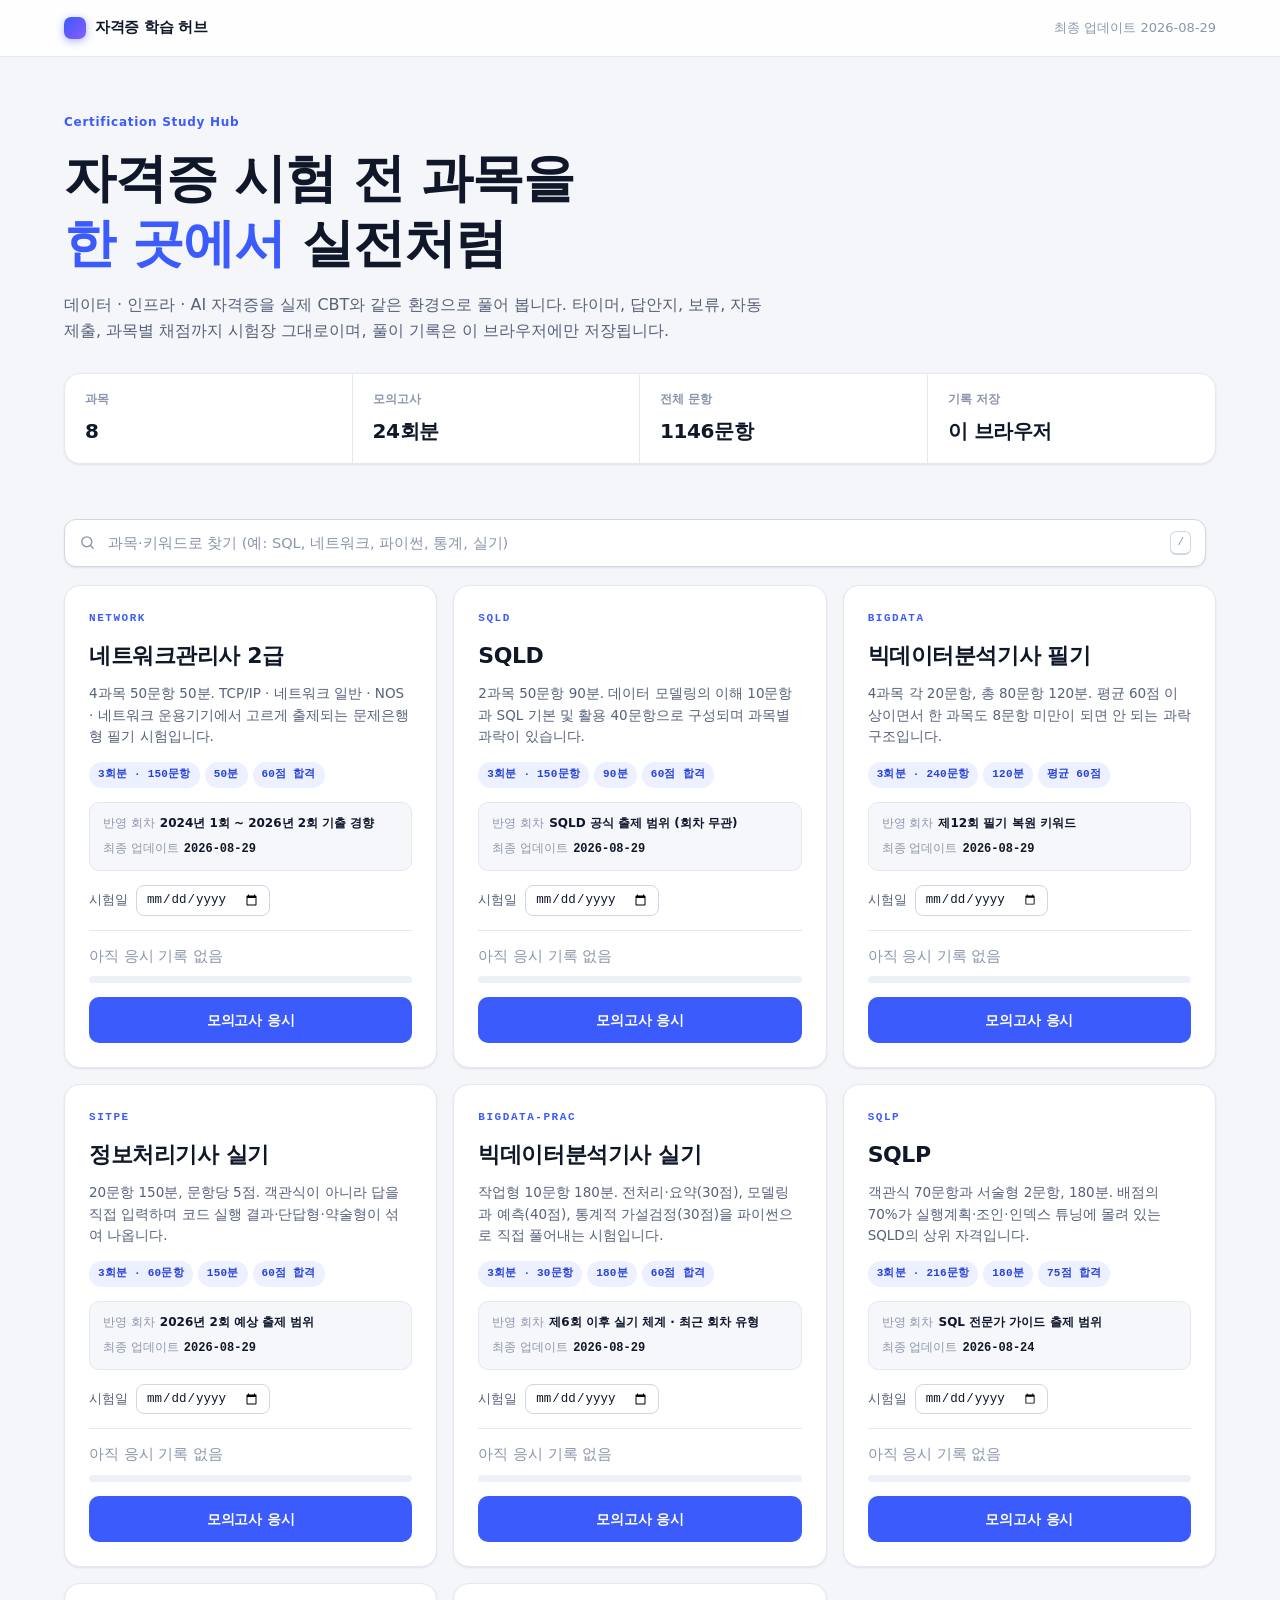
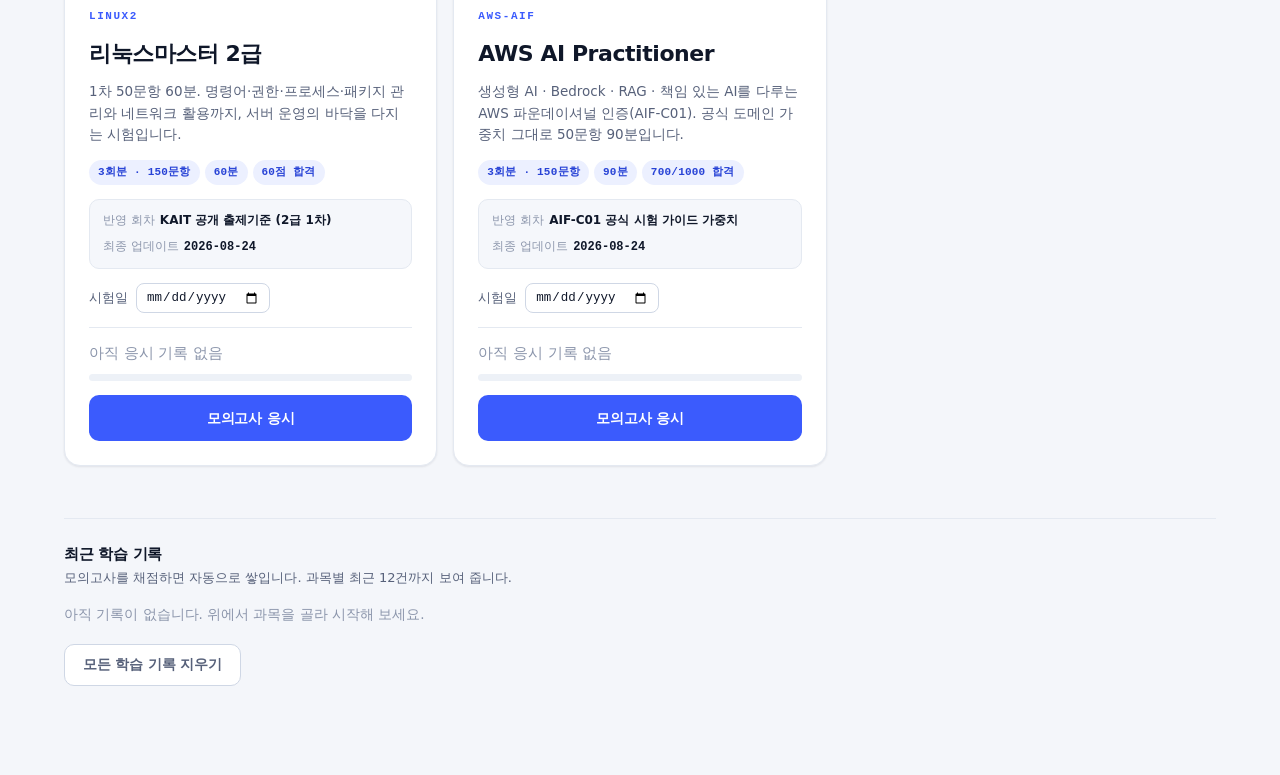
<file: index.html>
<!DOCTYPE html>
<html lang="ko">
<head>
<meta charset="utf-8">
<meta name="viewport" content="width=device-width, initial-scale=1">
<title>자격증 학습 허브 · 네트워크관리사 / SQLD / SQLP / 빅데이터분석기사 / 정보처리기사 / 리눅스마스터 / AWS AI</title>
<meta name="description" content="네트워크관리사 2급, SQLD, SQLP, 빅데이터분석기사 필기·실기, 정보처리기사 실기, 리눅스마스터 2급, AWS AI Practitioner 실전 모의고사를 한 곳에서. 실제 CBT와 같은 환경으로 응시하고 과목별 진행 상황을 한눈에 봅니다.">
<link rel="stylesheet" href="./assets/design.css">
<style>
#hero{padding:56px 0 40px}
#hero h1{font-size:clamp(32px,5vw,52px);font-weight:800;margin:0 0 16px}
#hero h1 em{font-style:normal;color:var(--brand)}
#hero .lede{margin-bottom:30px}

.stats{display:grid;grid-template-columns:repeat(auto-fit,minmax(150px,1fr));gap:0;background:var(--surface);border:1px solid var(--line);border-radius:var(--r-lg);overflow:hidden;box-shadow:var(--shadow-1)}
.stats div{padding:16px 20px;border-right:1px solid var(--line)}
.stats div:last-child{border-right:0}
.stats dt{font-size:12px;font-weight:600;color:var(--ink-3);margin:0 0 5px}
.stats dd{margin:0;font-size:20px;font-weight:750;letter-spacing:-.02em}

.search{display:flex;align-items:center;gap:10px;margin:0 0 18px;position:relative}
.search .box{
  flex:1;display:flex;align-items:center;gap:10px;
  background:var(--surface);border:1px solid var(--line-2);border-radius:12px;padding:11px 14px;
  box-shadow:var(--shadow-1);transition:border-color .15s, box-shadow .15s;
}
.search .box:focus-within{border-color:var(--brand);box-shadow:0 0 0 3px color-mix(in srgb, var(--brand) 16%, transparent)}
.search svg{flex:none;width:17px;height:17px;stroke:var(--ink-3);fill:none;stroke-width:2;stroke-linecap:round}
.search input{flex:1;border:0;background:none;font-size:14.5px;outline:none;min-width:0}
.search input::placeholder{color:var(--ink-3)}
.search kbd{
  font-family:var(--mono);font-size:11px;color:var(--ink-3);
  border:1px solid var(--line-2);border-bottom-width:2px;border-radius:6px;padding:2px 6px;flex:none;
}
.search .clear{display:none;border:0;background:none;color:var(--ink-3);font-size:17px;line-height:1;padding:2px 4px;flex:none}
.search .clear:hover{color:var(--ink)}
.search.has-q .clear{display:block}
.search.has-q kbd{display:none}
.search-count{font-size:12.5px;color:var(--ink-3);white-space:nowrap}
.no-hit{
  grid-column:1/-1;padding:38px 24px;text-align:center;color:var(--ink-3);font-size:14px;
  background:var(--surface);border:1px dashed var(--line-2);border-radius:var(--r-lg);
}

.cards{display:grid;grid-template-columns:repeat(auto-fit,minmax(330px,1fr));gap:16px;padding-bottom:8px}
.card-cert{
  background:var(--surface);border:1px solid var(--line);border-radius:var(--r-lg);
  padding:24px;display:flex;flex-direction:column;gap:14px;box-shadow:var(--shadow-1);
  transition:transform .18s cubic-bezier(.22,.8,.24,1), box-shadow .18s, border-color .18s;
}
.card-cert:hover{transform:translateY(-3px);box-shadow:var(--shadow-2);border-color:var(--line-2)}
.card-cert .no{font-family:var(--mono);font-size:11px;letter-spacing:.14em;color:var(--brand);font-weight:600}
.card-cert h2{font-size:22px;margin:0}
.card-cert .desc{font-size:13.5px;color:var(--ink-2);min-height:42px}
.card-cert .meta{display:flex;flex-wrap:wrap;gap:5px}

.coverage{
  display:flex;flex-wrap:wrap;gap:6px 14px;padding:11px 13px;
  background:var(--surface-2);border:1px solid var(--line);border-radius:10px;font-size:12px;
}
.coverage .k{color:var(--ink-3);margin-right:5px}
.coverage .v{color:var(--ink);font-weight:650}
.coverage .v.mono{font-family:var(--mono);font-weight:600}

.dday{display:flex;align-items:center;gap:8px;flex-wrap:wrap;font-size:12.5px;color:var(--ink-2)}
.dday input{font-family:var(--mono);font-size:12.5px;padding:6px 9px;border:1px solid var(--line-2);border-radius:8px;background:var(--surface);color:var(--ink)}
.dday input:focus{outline:none;border-color:var(--brand);box-shadow:0 0 0 3px color-mix(in srgb, var(--brand) 18%, transparent)}
.dday .count{font-family:var(--mono);font-weight:700;font-size:13px;padding:3px 9px;border-radius:999px;background:var(--brand-soft);color:var(--brand-ink)}
.dday .count.soon{background:var(--bad-soft);color:var(--bad)}
.dday .count.past{background:var(--surface-3);color:var(--ink-3)}

.state{border-top:1px solid var(--line);padding-top:14px;margin-top:auto}
.state .row{display:flex;align-items:baseline;justify-content:space-between;gap:10px;margin-bottom:8px}
.state .headline{font-size:14.5px;font-weight:700}
.state .headline.none{font-weight:400;color:var(--ink-3)}
.state .when{font-family:var(--mono);font-size:11px;color:var(--ink-3);white-space:nowrap}
.state .best{font-family:var(--mono);font-size:11px;color:var(--ink-3);margin:8px 0 0}

.log{margin:44px 0 90px;padding-top:26px;border-top:1px solid var(--line)}
.log h3{font-size:15px;margin:0 0 4px}
.log .hint{font-size:13px;color:var(--ink-2);margin:0 0 16px}
.log ol{list-style:none;margin:0;padding:0;display:grid;gap:6px;max-width:860px}
.log li{
  display:grid;grid-template-columns:170px minmax(0,1fr) auto;gap:14px;align-items:baseline;
  background:var(--surface);border:1px solid var(--line);border-radius:10px;padding:11px 14px;font-size:13.5px;
}
.log li .cert{font-size:12px;font-weight:650;color:var(--brand-ink)}
.log li .what{color:var(--ink-2)}
.log li .what b{color:var(--ink);font-weight:700}
.log li time{font-family:var(--mono);font-size:11.5px;color:var(--ink-3)}
.log .empty{color:var(--ink-3);font-size:13.5px;margin:0}
.log .reset{margin-top:18px}

@media (max-width:640px){
  .log li{grid-template-columns:1fr;gap:3px}
  .stats div{border-right:0;border-bottom:1px solid var(--line)}
}
</style>
</head>
<body>

<nav class="topnav"><div class="wrap">
  <span class="brandmark"><span class="dot"></span>자격증 학습 허브</span>
  <span class="spacer"></span>
  <span class="crumb" id="nav-updated"></span>
</div></nav>

<main class="wrap">
  <section id="hero">
    <p class="eyebrow">Certification Study Hub</p>
    <h1>자격증 시험 전 과목을<br><em>한 곳에서</em> 실전처럼</h1>
    <p class="lede">데이터 · 인프라 · AI 자격증을 실제 CBT와 같은 환경으로 풀어 봅니다. 타이머, 답안지, 보류, 자동 제출, 과목별 채점까지 시험장 그대로이며, 풀이 기록은 이 브라우저에만 저장됩니다.</p>
    <dl class="stats">
      <div><dt>과목</dt><dd id="s-certs">4</dd></div>
      <div><dt>모의고사</dt><dd id="s-papers">12회분</dd></div>
      <div><dt>전체 문항</dt><dd id="s-q">600문항</dd></div>
      <div><dt>기록 저장</dt><dd>이 브라우저</dd></div>
    </dl>
  </section>

  <div class="search" id="search">
    <label class="box" for="q">
      <svg viewBox="0 0 24 24" aria-hidden="true"><circle cx="11" cy="11" r="7"/><path d="M20 20l-3.5-3.5"/></svg>
      <input type="search" id="q" placeholder="과목·키워드로 찾기 (예: SQL, 네트워크, 파이썬, 통계, 실기)" autocomplete="off">
      <kbd>/</kbd>
      <button class="clear" id="clearQ" type="button" aria-label="검색어 지우기">&times;</button>
    </label>
    <span class="search-count" id="searchCount"></span>
  </div>

  <section class="cards" id="cards"></section>

  <section class="log">
    <h3>최근 학습 기록</h3>
    <p class="hint">모의고사를 채점하면 자동으로 쌓입니다. 과목별 최근 12건까지 보여 줍니다.</p>
    <ol id="loglist"></ol>
    <p class="empty" id="logempty" style="display:none">아직 기록이 없습니다. 위에서 과목을 골라 시작해 보세요.</p>
    <button class="btn quiet reset" id="resetAll">모든 학습 기록 지우기</button>
  </section>
</main>

<script src="./assets/study-hub.js"></script>
<script>
/* 각 과목의 구성과 '어느 회차까지 반영했는지'를 한곳에서 관리합니다.
   문항을 늘리거나 최신 회차를 반영하면 papers/questions/coverage 값을 함께 고쳐 주세요. */
const CERTS = [
  {
    id: 'network', href: './network/', title: '네트워크관리사 2급',
    desc: '4과목 50문항 50분. TCP/IP · 네트워크 일반 · NOS · 네트워크 운용기기에서 고르게 출제되는 문제은행형 필기 시험입니다.',
    meta: ['3회분 · 150문항', '50분', '60점 합격'],
    papers: 3, questions: 150,
    tags: ['필기', '객관식', 'network', 'tcp/ip', 'osi', '서브넷', 'nos', '리눅스', '라우터', '스위치', '보안', 'icqa'],
    coverage: { basis: '2024년 1회 ~ 2026년 2회 기출 경향', updated: '2026-08-29' },
    cta: '모의고사 응시'
  },
  {
    id: 'sqld', href: './sqld/', title: 'SQLD',
    desc: '2과목 50문항 90분. 데이터 모델링의 이해 10문항과 SQL 기본 및 활용 40문항으로 구성되며 과목별 과락이 있습니다.',
    meta: ['3회분 · 150문항', '90분', '60점 합격'],
    papers: 3, questions: 150,
    tags: ['필기', '객관식', 'sql', '데이터베이스', 'db', '모델링', '정규화', '조인', '서브쿼리', '데이터'],
    coverage: { basis: 'SQLD 공식 출제 범위 (회차 무관)', updated: '2026-08-29' },
    cta: '모의고사 응시'
  },
  {
    id: 'bigdata', href: './bigdata/', title: '빅데이터분석기사 필기',
    desc: '4과목 각 20문항, 총 80문항 120분. 평균 60점 이상이면서 한 과목도 8문항 미만이 되면 안 되는 과락 구조입니다.',
    meta: ['3회분 · 240문항', '120분', '평균 60점'],
    papers: 3, questions: 240,
    tags: ['필기', '객관식', '빅분기', '데이터', '분석', '통계', '머신러닝', '모델링', 'ai'],
    coverage: { basis: '제12회 필기 복원 키워드', updated: '2026-08-29' },
    cta: '모의고사 응시'
  },
  {
    id: 'sitpe', href: './sitpe/', title: '정보처리기사 실기',
    desc: '20문항 150분, 문항당 5점. 객관식이 아니라 답을 직접 입력하며 코드 실행 결과·단답형·약술형이 섞여 나옵니다.',
    meta: ['3회분 · 60문항', '150분', '60점 합격'],
    papers: 3, questions: 60,
    tags: ['실기', '단답형', '코딩', 'c', 'java', 'python', '파이썬', 'sql', '정처기', '디자인패턴', '보안'],
    coverage: { basis: '2026년 2회 예상 출제 범위', updated: '2026-08-29' },
    cta: '모의고사 응시'
  },
  {
    id: 'bigdata-prac', href: './bigdata-practical/', title: '빅데이터분석기사 실기',
    desc: '작업형 10문항 180분. 전처리·요약(30점), 모델링과 예측(40점), 통계적 가설검정(30점)을 파이썬으로 직접 풀어내는 시험입니다.',
    meta: ['3회분 · 30문항', '180분', '60점 합격'],
    papers: 3, questions: 30,
    tags: ['실기', '코딩', 'python', '파이썬', 'pandas', '판다스', 'sklearn', '머신러닝', '통계', '가설검정', 't검정', '회귀', '빅분기', 'ai', '데이터'],
    coverage: { basis: '제6회 이후 실기 체계 · 최근 회차 유형', updated: '2026-08-29' },
    cta: '모의고사 응시'
  },
  {
    id: 'sqlp', href: './sqlp/', title: 'SQLP',
    desc: '객관식 70문항과 서술형 2문항, 180분. 배점의 70%가 실행계획·조인·인덱스 튜닝에 몰려 있는 SQLD의 상위 자격입니다.',
    meta: ['3회분 · 216문항', '180분', '75점 합격'],
    papers: 3, questions: 216,
    tags: ['필기', '서술형', 'sql', '튜닝', '실행계획', '옵티마이저', '인덱스', '조인', '데이터베이스', 'db', '전문가'],
    coverage: { basis: 'SQL 전문가 가이드 출제 범위', updated: '2026-08-24' },
    cta: '모의고사 응시'
  },
  {
    id: 'linux2', href: './linux2/', title: '리눅스마스터 2급',
    desc: '1차 50문항 60분. 명령어·권한·프로세스·패키지 관리와 네트워크 활용까지, 서버 운영의 바닥을 다지는 시험입니다.',
    meta: ['3회분 · 150문항', '60분', '60점 합격'],
    papers: 3, questions: 150,
    tags: ['필기', '객관식', 'linux', '리눅스', '셸', 'shell', '명령어', '권한', 'chmod', '서버', '인프라', 'kait'],
    coverage: { basis: 'KAIT 공개 출제기준 (2급 1차)', updated: '2026-08-24' },
    cta: '모의고사 응시'
  },
  {
    id: 'aws-aif', href: './aws-aif/', title: 'AWS AI Practitioner',
    desc: '생성형 AI · Bedrock · RAG · 책임 있는 AI를 다루는 AWS 파운데이셔널 인증(AIF-C01). 공식 도메인 가중치 그대로 50문항 90분입니다.',
    meta: ['3회분 · 150문항', '90분', '700/1000 합격'],
    papers: 3, questions: 150,
    tags: ['aws', 'ai', '생성형 ai', 'genai', 'bedrock', 'sagemaker', 'rag', 'llm', '프롬프트', '클라우드', 'cloud', 'aif-c01', '머신러닝'],
    coverage: { basis: 'AIF-C01 공식 시험 가이드 가중치', updated: '2026-08-24' },
    cta: '모의고사 응시'
  }
];

const esc = t => String(t == null ? '' : t).replace(/[&<>"']/g, c => ({'&':'&amp;','<':'&lt;','>':'&gt;','"':'&quot;',"'":'&#39;'}[c]));
const CERT_NAME = CERTS.reduce((m, c) => (m[c.id] = c.title, m), {});

function ddayText(n){
  if (n === null) return '';
  if (n === 0) return 'D-DAY';
  return n > 0 ? 'D-' + n : 'D+' + (-n);
}

function cardHtml(c){
  const latest = StudyHub.latest(c.id);
  const best = StudyHub.best(c.id);
  const examDate = StudyHub.get(c.id).examDate || '';
  const d = StudyHub.dday(c.id);
  const pct = latest ? latest.pct : 0;
  const fill = latest && latest.pass === false ? 'bad' : (pct < 60 ? 'warn' : 'ok');
  const showBest = best && latest && best.at !== latest.at && best.pct > latest.pct;

  return `
    <article class="card-cert">
      <span class="no">${esc(c.id.toUpperCase())}</span>
      <h2>${esc(c.title)}</h2>
      <p class="desc">${esc(c.desc)}</p>
      <div class="meta">${c.meta.map(m => `<span class="badge brand">${esc(m)}</span>`).join('')}</div>

      <div class="coverage">
        <span><span class="k">반영 회차</span><span class="v">${esc(c.coverage.basis)}</span></span>
        <span><span class="k">최종 업데이트</span><span class="v mono">${esc(c.coverage.updated)}</span></span>
      </div>

      <div class="dday">
        <label for="date-${c.id}">시험일</label>
        <input type="date" id="date-${c.id}" data-cert="${c.id}" value="${esc(examDate)}">
        ${d !== null ? `<span class="count ${d < 0 ? 'past' : (d <= 14 ? 'soon' : '')}">${ddayText(d)}</span>` : ''}
      </div>

      <div class="state">
        <div class="row">
          <span class="headline ${latest ? '' : 'none'}">${latest ? esc(latest.headline) : '아직 응시 기록 없음'}</span>
          ${latest ? `<span class="when">${esc(latest.label)} · ${esc(StudyHub.formatDate(latest.at))}</span>` : ''}
        </div>
        <span class="track"><i class="${fill}" style="width:${pct}%"></i></span>
        ${showBest ? `<p class="best">최고 기록 ${esc(best.headline)} · ${esc(best.label)}</p>` : ''}
      </div>

      <a class="btn" href="${c.href}">${esc(c.cta)}</a>
    </article>`;
}

function logHtml(){
  const rows = [];
  CERTS.forEach(c => StudyHub.get(c.id).history.forEach(h => rows.push(Object.assign({ cert: c.id }, h))));
  rows.sort((a, b) => (a.at < b.at ? 1 : -1));
  return rows.slice(0, 12).map(r => `
    <li>
      <span class="cert">${esc(CERT_NAME[r.cert] || r.cert)}</span>
      <span class="what"><b>${esc(r.headline)}</b> · ${esc(r.label)}</span>
      <time>${esc(StudyHub.formatDate(r.at))}</time>
    </li>`).join('');
}

/* 제목·설명·배지·태그를 한 문자열로 합쳐 부분 일치로 거릅니다. */
function haystack(c){
  return [c.title, c.desc, c.meta.join(' '), (c.tags || []).join(' '), c.coverage.basis]
    .join(' ').toLowerCase();
}

function currentQuery(){
  const el = document.getElementById('q');
  return el ? el.value.trim().toLowerCase() : '';
}

function visibleCerts(){
  const q = currentQuery();
  if (!q) return CERTS;
  const words = q.split(/\s+/).filter(Boolean);
  return CERTS.filter(c => {
    const hay = haystack(c);
    return words.every(w => hay.includes(w));
  });
}

function paintCards(){
  const q = currentQuery();
  const list = visibleCerts();
  const box = document.getElementById('cards');

  box.innerHTML = list.length
    ? list.map(cardHtml).join('')
    : `<p class="no-hit">'${esc(q)}' 와 맞는 과목이 없습니다. 과목명이나 SQL · 파이썬 · 통계 같은 키워드로 찾아 보세요.</p>`;

  document.getElementById('search').classList.toggle('has-q', !!q);
  document.getElementById('searchCount').textContent =
    q ? `${list.length} / ${CERTS.length}개 과목` : '';

  document.querySelectorAll('.dday input').forEach(input => {
    input.addEventListener('change', e => {
      StudyHub.setExamDate(e.target.dataset.cert, e.target.value || null);
      render();
    });
  });
}

function render(){
  document.getElementById('s-certs').textContent = CERTS.length;
  document.getElementById('s-papers').textContent = CERTS.reduce((a, c) => a + c.papers, 0) + '회분';
  document.getElementById('s-q').textContent = CERTS.reduce((a, c) => a + c.questions, 0) + '문항';
  document.getElementById('nav-updated').textContent =
    '최종 업데이트 ' + CERTS.map(c => c.coverage.updated).sort().slice(-1)[0];

  paintCards();

  const rows = logHtml();
  document.getElementById('loglist').innerHTML = rows;
  document.getElementById('logempty').style.display = rows ? 'none' : 'block';
}

document.getElementById('resetAll').addEventListener('click', () => {
  if (confirm('모든 과목의 학습 기록과 시험일을 지웁니다. 계속할까요?')) {
    StudyHub.clearAll();
    render();
  }
});

/* ---- 검색 상호작용 ---- */
const qInput = document.getElementById('q');
qInput.addEventListener('input', paintCards);
qInput.addEventListener('keydown', e => {
  if (e.key === 'Escape') { qInput.value = ''; paintCards(); qInput.blur(); }
});
document.getElementById('clearQ').addEventListener('click', () => {
  qInput.value = '';
  paintCards();
  qInput.focus();
});
/* '/' 로 어디서든 검색창으로 */
document.addEventListener('keydown', e => {
  if (e.key === '/' && document.activeElement !== qInput && !e.metaKey && !e.ctrlKey) {
    e.preventDefault();
    qInput.focus();
  }
});

render();
</script>
</body>
</html>
</file>
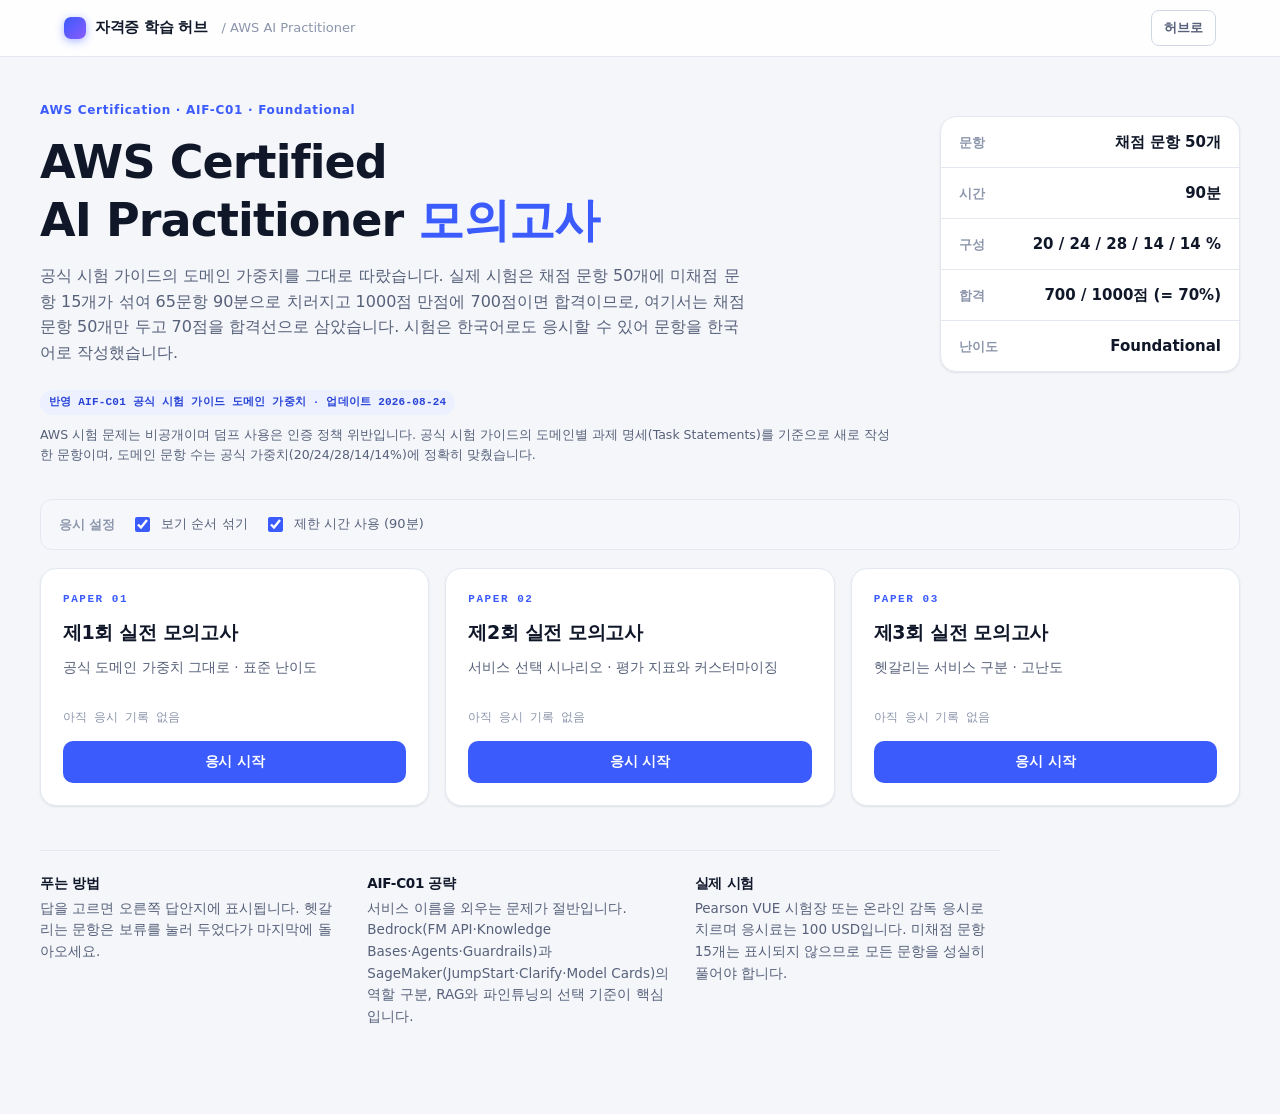
<file: aws-aif/index.html>
<!DOCTYPE html>
<html lang="ko">
<head>
<meta charset="utf-8">
<meta name="viewport" content="width=device-width, initial-scale=1">
<title>AWS Certified AI Practitioner 실전 모의고사 · 자격증 학습 허브</title>
<meta name="description" content="AWS Certified AI Practitioner(AIF-C01) 실전 모의고사. 공식 도메인 가중치 그대로 50문항 90분, 700점 합격선 기준으로 채점합니다.">
<link rel="stylesheet" href="../assets/design.css">
<link rel="stylesheet" href="../assets/exam.css">
</head>
<body>

<div id="app"></div>

<script src="../assets/study-hub.js"></script>
<script src="./data.js"></script>
<script>
window.EXAM_META = {
  id: 'aws-aif',
  cert: 'AWS AI Practitioner',
  eyebrow: 'AWS Certification · AIF-C01 · Foundational',
  headline: 'AWS Certified<br>AI Practitioner <em>모의고사</em>',
  lede: '공식 시험 가이드의 도메인 가중치를 그대로 따랐습니다. 실제 시험은 채점 문항 50개에 미채점 문항 15개가 섞여 65문항 90분으로 치러지고 1000점 만점에 700점이면 합격이므로, 여기서는 채점 문항 50개만 두고 70점을 합격선으로 삼았습니다. 시험은 한국어로도 응시할 수 있어 문항을 한국어로 작성했습니다.',
  minutes: 90,
  perQuestion: 2,
  passTotal: 70,
  subjects: [
    { name: 'Domain 1 · AI와 머신러닝의 기초 (20%)', short: 'D1 AI/ML 기초', count: 10, cut: null },
    { name: 'Domain 2 · 생성형 AI의 기초 (24%)', short: 'D2 생성형 AI', count: 12, cut: null },
    { name: 'Domain 3 · 파운데이션 모델의 활용 (28%)', short: 'D3 FM 활용', count: 14, cut: null },
    { name: 'Domain 4 · 책임 있는 AI 지침 (14%)', short: 'D4 책임 있는 AI', count: 7, cut: null },
    { name: 'Domain 5 · 보안·규정 준수·거버넌스 (14%)', short: 'D5 보안·거버넌스', count: 7, cut: null }
  ],
  spec: [
    ['문항', '채점 문항 50개'],
    ['시간', '90분'],
    ['구성', '20 / 24 / 28 / 14 / 14 %'],
    ['합격', '700 / 1000점 (= 70%)'],
    ['난이도', 'Foundational']
  ],
  coverage: {
    basis: 'AIF-C01 공식 시험 가이드 도메인 가중치',
    updated: '2026-08-24',
    source: 'AWS 시험 문제는 비공개이며 덤프 사용은 인증 정책 위반입니다. 공식 시험 가이드의 도메인별 과제 명세(Task Statements)를 기준으로 새로 작성한 문항이며, 도메인 문항 수는 공식 가중치(20/24/28/14/14%)에 정확히 맞췄습니다.'
  },
  tips: [
    { h: '푸는 방법', p: '답을 고르면 오른쪽 답안지에 표시됩니다. 헷갈리는 문항은 보류를 눌러 두었다가 마지막에 돌아오세요.' },
    { h: 'AIF-C01 공략', p: '서비스 이름을 외우는 문제가 절반입니다. Bedrock(FM API·Knowledge Bases·Agents·Guardrails)과 SageMaker(JumpStart·Clarify·Model Cards)의 역할 구분, RAG와 파인튜닝의 선택 기준이 핵심입니다.' },
    { h: '실제 시험', p: 'Pearson VUE 시험장 또는 온라인 감독 응시로 치르며 응시료는 100 USD입니다. 미채점 문항 15개는 표시되지 않으므로 모든 문항을 성실히 풀어야 합니다.' }
  ]
};
</script>
<script src="../assets/exam-engine.js"></script>
</body>
</html>
</file>
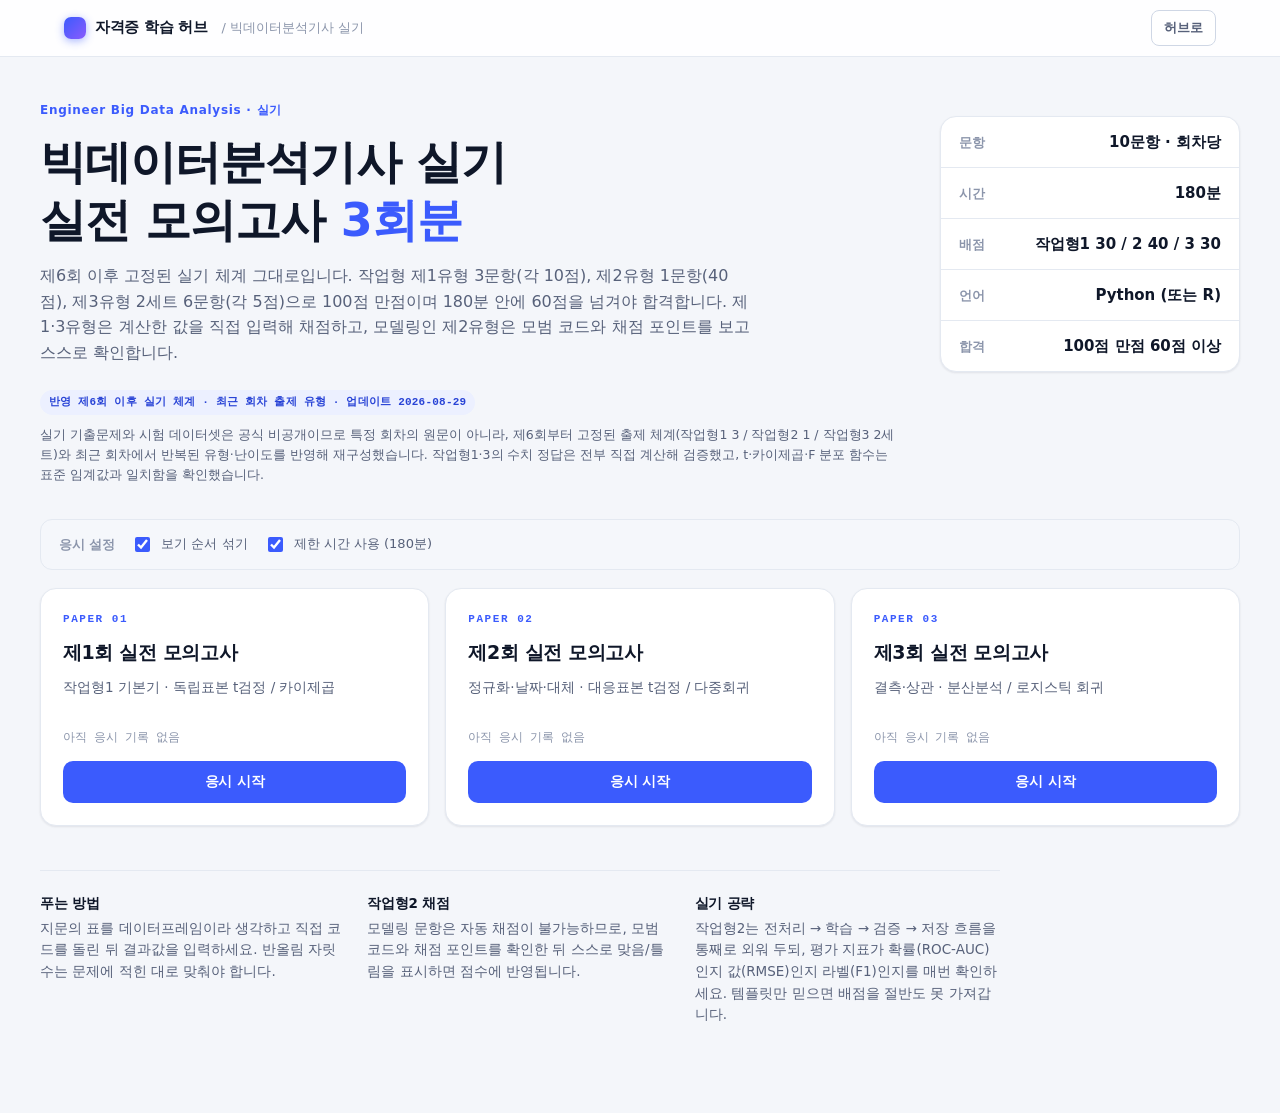
<file: bigdata-practical/index.html>
<!DOCTYPE html>
<html lang="ko">
<head>
<meta charset="utf-8">
<meta name="viewport" content="width=device-width, initial-scale=1">
<title>빅데이터분석기사 실기 실전 모의고사 · 자격증 학습 허브</title>
<meta name="description" content="빅데이터분석기사 실기 실전 모의고사 3회분. 작업형 제1·2·3유형 10문항 180분, 실제 시험과 같은 배점 구조로 채점합니다.">
<link rel="stylesheet" href="../assets/design.css">
<link rel="stylesheet" href="../assets/exam.css">
</head>
<body>

<div id="app"></div>

<script src="../assets/study-hub.js"></script>
<script src="./data.js"></script>
<script>
window.EXAM_META = {
  id: 'bigdata-prac',
  cert: '빅데이터분석기사 실기',
  eyebrow: 'Engineer Big Data Analysis · 실기',
  headline: '빅데이터분석기사 실기<br>실전 모의고사 <em>3회분</em>',
  lede: '제6회 이후 고정된 실기 체계 그대로입니다. 작업형 제1유형 3문항(각 10점), 제2유형 1문항(40점), 제3유형 2세트 6문항(각 5점)으로 100점 만점이며 180분 안에 60점을 넘겨야 합격합니다. 제1·3유형은 계산한 값을 직접 입력해 채점하고, 모델링인 제2유형은 모범 코드와 채점 포인트를 보고 스스로 확인합니다.',
  minutes: 180,
  perQuestion: 10,
  passTotal: 60,
  showSubjectScore: true,
  subjects: [
    { name: '작업형 제1유형 · 데이터 전처리와 요약 (3문항 × 10점)', short: '작업형1', count: 3, cut: null },
    { name: '작업형 제2유형 · 모델링과 예측 (1문항 × 40점)', short: '작업형2', count: 1, cut: null },
    { name: '작업형 제3유형 · 통계적 가설검정 (6문항 × 5점)', short: '작업형3', count: 6, cut: null }
  ],
  spec: [
    ['문항', '10문항 · 회차당'],
    ['시간', '180분'],
    ['배점', '작업형1 30 / 2 40 / 3 30'],
    ['언어', 'Python (또는 R)'],
    ['합격', '100점 만점 60점 이상']
  ],
  coverage: {
    basis: '제6회 이후 실기 체계 · 최근 회차 출제 유형',
    updated: '2026-08-29',
    source: '실기 기출문제와 시험 데이터셋은 공식 비공개이므로 특정 회차의 원문이 아니라, 제6회부터 고정된 출제 체계(작업형1 3 / 작업형2 1 / 작업형3 2세트)와 최근 회차에서 반복된 유형·난이도를 반영해 재구성했습니다. 작업형1·3의 수치 정답은 전부 직접 계산해 검증했고, t·카이제곱·F 분포 함수는 표준 임계값과 일치함을 확인했습니다.'
  },
  tips: [
    { h: '푸는 방법', p: '지문의 표를 데이터프레임이라 생각하고 직접 코드를 돌린 뒤 결과값을 입력하세요. 반올림 자릿수는 문제에 적힌 대로 맞춰야 합니다.' },
    { h: '작업형2 채점', p: '모델링 문항은 자동 채점이 불가능하므로, 모범 코드와 채점 포인트를 확인한 뒤 스스로 맞음/틀림을 표시하면 점수에 반영됩니다.' },
    { h: '실기 공략', p: '작업형2는 전처리 → 학습 → 검증 → 저장 흐름을 통째로 외워 두되, 평가 지표가 확률(ROC-AUC)인지 값(RMSE)인지 라벨(F1)인지를 매번 확인하세요. 템플릿만 믿으면 배점을 절반도 못 가져갑니다.' }
  ]
};
</script>
<script src="../assets/exam-engine.js"></script>
</body>
</html>
</file>
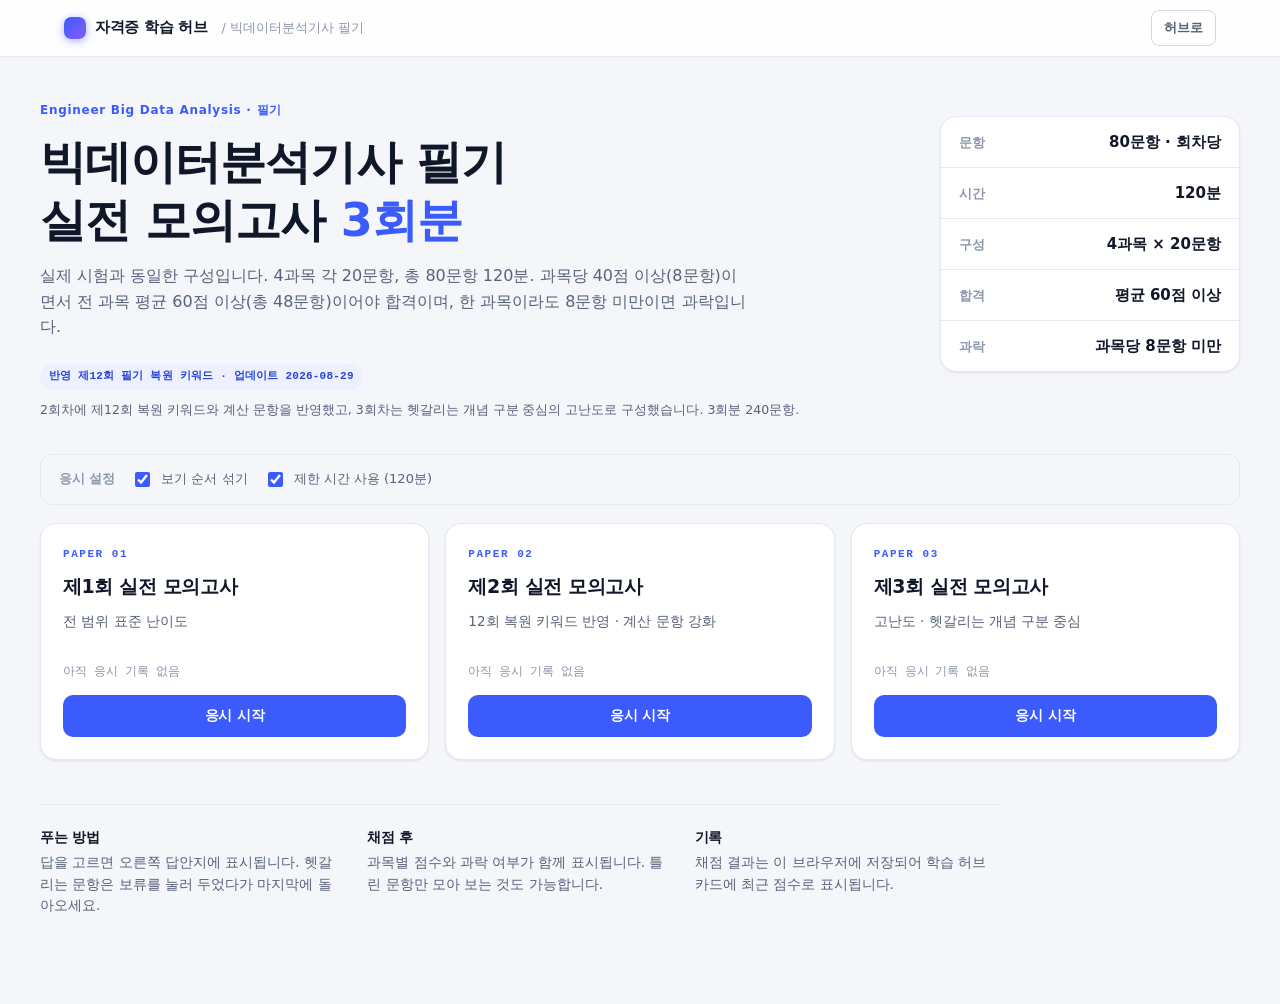
<file: bigdata/index.html>
<!DOCTYPE html>
<html lang="ko">
<head>
<meta charset="utf-8">
<meta name="viewport" content="width=device-width, initial-scale=1">
<title>빅데이터분석기사 필기 실전 모의고사 · 자격증 학습 허브</title>
<meta name="description" content="빅데이터분석기사 필기 실전 모의고사 3회분. 4과목 80문항 120분, 과목별 과락까지 그대로 채점합니다.">
<link rel="stylesheet" href="../assets/design.css">
<link rel="stylesheet" href="../assets/exam.css">
</head>
<body>

<div id="app"></div>

<script src="../assets/study-hub.js"></script>
<script src="./data.js"></script>
<script>
window.EXAM_META = {
  id: 'bigdata',
  cert: '빅데이터분석기사 필기',
  eyebrow: 'Engineer Big Data Analysis · 필기',
  headline: '빅데이터분석기사 필기<br>실전 모의고사 <em>3회분</em>',
  lede: '실제 시험과 동일한 구성입니다. 4과목 각 20문항, 총 80문항 120분. 과목당 40점 이상(8문항)이면서 전 과목 평균 60점 이상(총 48문항)이어야 합격이며, 한 과목이라도 8문항 미만이면 과락입니다.',
  minutes: 120,
  perQuestion: 1.25,
  passTotal: 60,
  subjects: [
    { name: '1과목 · 빅데이터 분석 기획', short: '1과목 분석 기획', count: 20, cut: 8 },
    { name: '2과목 · 빅데이터 탐색', short: '2과목 탐색', count: 20, cut: 8 },
    { name: '3과목 · 빅데이터 모델링', short: '3과목 모델링', count: 20, cut: 8 },
    { name: '4과목 · 빅데이터 결과 해석', short: '4과목 결과 해석', count: 20, cut: 8 }
  ],
  spec: [
    ['문항', '80문항 · 회차당'],
    ['시간', '120분'],
    ['구성', '4과목 × 20문항'],
    ['합격', '평균 60점 이상'],
    ['과락', '과목당 8문항 미만']
  ],
  coverage: {
    basis: '제12회 필기 복원 키워드',
    updated: '2026-08-29',
    source: '2회차에 제12회 복원 키워드와 계산 문항을 반영했고, 3회차는 헷갈리는 개념 구분 중심의 고난도로 구성했습니다. 3회분 240문항.'
  },
  tips: [
    { h: '푸는 방법', p: '답을 고르면 오른쪽 답안지에 표시됩니다. 헷갈리는 문항은 보류를 눌러 두었다가 마지막에 돌아오세요.' },
    { h: '채점 후', p: '과목별 점수와 과락 여부가 함께 표시됩니다. 틀린 문항만 모아 보는 것도 가능합니다.' },
    { h: '기록', p: '채점 결과는 이 브라우저에 저장되어 학습 허브 카드에 최근 점수로 표시됩니다.' }
  ]
};
</script>
<script src="../assets/exam-engine.js"></script>
</body>
</html>
</file>
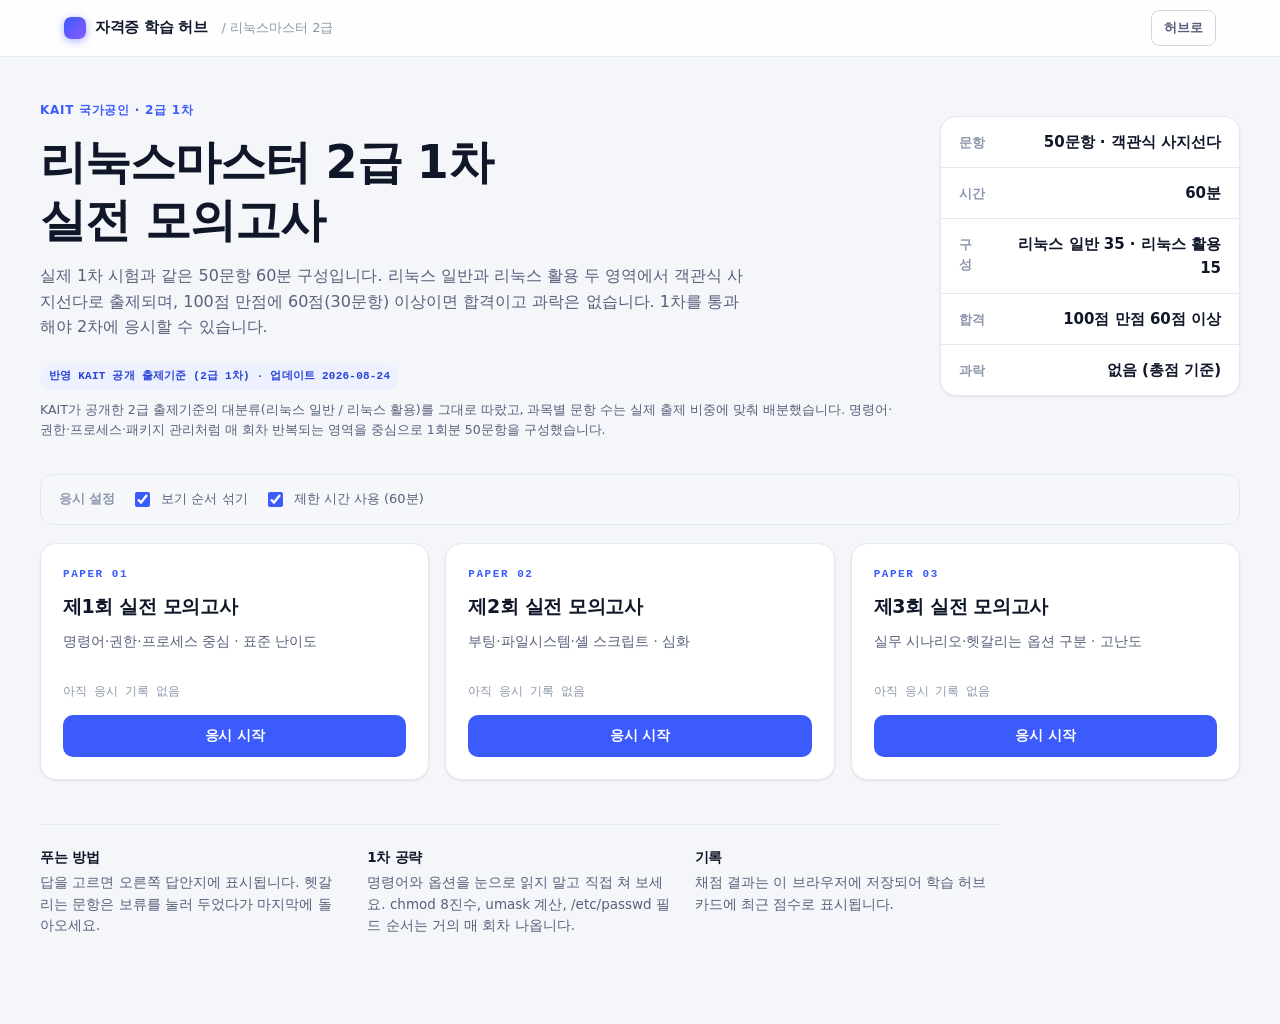
<file: linux2/index.html>
<!DOCTYPE html>
<html lang="ko">
<head>
<meta charset="utf-8">
<meta name="viewport" content="width=device-width, initial-scale=1">
<title>리눅스마스터 2급 1차 실전 모의고사 · 자격증 학습 허브</title>
<meta name="description" content="리눅스마스터 2급 1차 실전 모의고사. 50문항 60분, 실제 CBT와 같은 환경으로 응시하고 과목별 성취도를 확인합니다.">
<link rel="stylesheet" href="../assets/design.css">
<link rel="stylesheet" href="../assets/exam.css">
</head>
<body>

<div id="app"></div>

<script src="../assets/study-hub.js"></script>
<script src="./data.js"></script>
<script>
window.EXAM_META = {
  id: 'linux2',
  cert: '리눅스마스터 2급',
  eyebrow: 'KAIT 국가공인 · 2급 1차',
  headline: '리눅스마스터 2급 1차<br>실전 모의고사',
  lede: '실제 1차 시험과 같은 50문항 60분 구성입니다. 리눅스 일반과 리눅스 활용 두 영역에서 객관식 사지선다로 출제되며, 100점 만점에 60점(30문항) 이상이면 합격이고 과락은 없습니다. 1차를 통과해야 2차에 응시할 수 있습니다.',
  minutes: 60,
  perQuestion: 2,
  passTotal: 60,
  subjects: [
    { name: '1과목 · 리눅스 일반', short: '1과목 리눅스 일반', count: 35, cut: null },
    { name: '2과목 · 리눅스 활용', short: '2과목 리눅스 활용', count: 15, cut: null }
  ],
  spec: [
    ['문항', '50문항 · 객관식 사지선다'],
    ['시간', '60분'],
    ['구성', '리눅스 일반 35 · 리눅스 활용 15'],
    ['합격', '100점 만점 60점 이상'],
    ['과락', '없음 (총점 기준)']
  ],
  coverage: {
    basis: 'KAIT 공개 출제기준 (2급 1차)',
    updated: '2026-08-24',
    source: 'KAIT가 공개한 2급 출제기준의 대분류(리눅스 일반 / 리눅스 활용)를 그대로 따랐고, 과목별 문항 수는 실제 출제 비중에 맞춰 배분했습니다. 명령어·권한·프로세스·패키지 관리처럼 매 회차 반복되는 영역을 중심으로 1회분 50문항을 구성했습니다.'
  },
  tips: [
    { h: '푸는 방법', p: '답을 고르면 오른쪽 답안지에 표시됩니다. 헷갈리는 문항은 보류를 눌러 두었다가 마지막에 돌아오세요.' },
    { h: '1차 공략', p: '명령어와 옵션을 눈으로 읽지 말고 직접 쳐 보세요. chmod 8진수, umask 계산, /etc/passwd 필드 순서는 거의 매 회차 나옵니다.' },
    { h: '기록', p: '채점 결과는 이 브라우저에 저장되어 학습 허브 카드에 최근 점수로 표시됩니다.' }
  ]
};
</script>
<script src="../assets/exam-engine.js"></script>
</body>
</html>
</file>
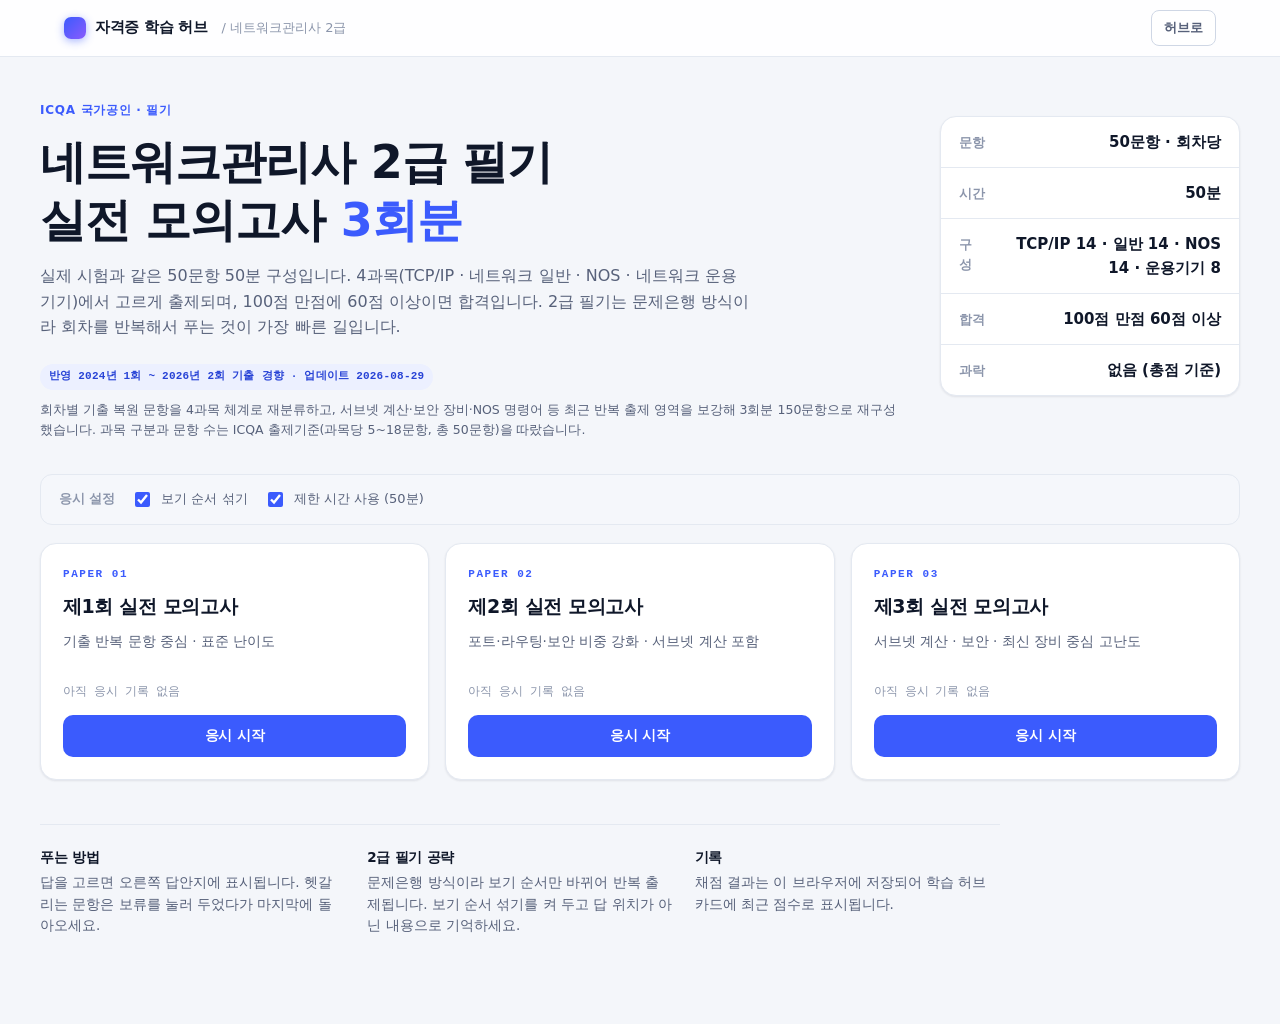
<file: network/index.html>
<!DOCTYPE html>
<html lang="ko">
<head>
<meta charset="utf-8">
<meta name="viewport" content="width=device-width, initial-scale=1">
<title>네트워크관리사 2급 필기 실전 모의고사 · 자격증 학습 허브</title>
<meta name="description" content="네트워크관리사 2급 필기 실전 모의고사 3회분. 4과목 50문항 50분, 실제 CBT와 같은 환경으로 응시하고 과목별 성취도까지 확인합니다.">
<link rel="stylesheet" href="../assets/design.css">
<link rel="stylesheet" href="../assets/exam.css">
</head>
<body>

<div id="app"></div>

<script src="../assets/study-hub.js"></script>
<script src="./data.js"></script>
<script>
window.EXAM_META = {
  id: 'network',
  cert: '네트워크관리사 2급',
  eyebrow: 'ICQA 국가공인 · 필기',
  headline: '네트워크관리사 2급 필기<br>실전 모의고사 <em>3회분</em>',
  lede: '실제 시험과 같은 50문항 50분 구성입니다. 4과목(TCP/IP · 네트워크 일반 · NOS · 네트워크 운용기기)에서 고르게 출제되며, 100점 만점에 60점 이상이면 합격입니다. 2급 필기는 문제은행 방식이라 회차를 반복해서 푸는 것이 가장 빠른 길입니다.',
  minutes: 50,
  perQuestion: 2,
  passTotal: 60,
  subjects: [
    { name: '1과목 · TCP/IP', short: '1과목 TCP/IP', count: 14, cut: null },
    { name: '2과목 · 네트워크 일반', short: '2과목 네트워크 일반', count: 14, cut: null },
    { name: '3과목 · NOS', short: '3과목 NOS', count: 14, cut: null },
    { name: '4과목 · 네트워크 운용기기', short: '4과목 운용기기', count: 8, cut: null }
  ],
  spec: [
    ['문항', '50문항 · 회차당'],
    ['시간', '50분'],
    ['구성', 'TCP/IP 14 · 일반 14 · NOS 14 · 운용기기 8'],
    ['합격', '100점 만점 60점 이상'],
    ['과락', '없음 (총점 기준)']
  ],
  coverage: {
    basis: '2024년 1회 ~ 2026년 2회 기출 경향',
    updated: '2026-08-29',
    source: '회차별 기출 복원 문항을 4과목 체계로 재분류하고, 서브넷 계산·보안 장비·NOS 명령어 등 최근 반복 출제 영역을 보강해 3회분 150문항으로 재구성했습니다. 과목 구분과 문항 수는 ICQA 출제기준(과목당 5~18문항, 총 50문항)을 따랐습니다.'
  },
  tips: [
    { h: '푸는 방법', p: '답을 고르면 오른쪽 답안지에 표시됩니다. 헷갈리는 문항은 보류를 눌러 두었다가 마지막에 돌아오세요.' },
    { h: '2급 필기 공략', p: '문제은행 방식이라 보기 순서만 바뀌어 반복 출제됩니다. 보기 순서 섞기를 켜 두고 답 위치가 아닌 내용으로 기억하세요.' },
    { h: '기록', p: '채점 결과는 이 브라우저에 저장되어 학습 허브 카드에 최근 점수로 표시됩니다.' }
  ]
};
</script>
<script src="../assets/exam-engine.js"></script>
</body>
</html>
</file>
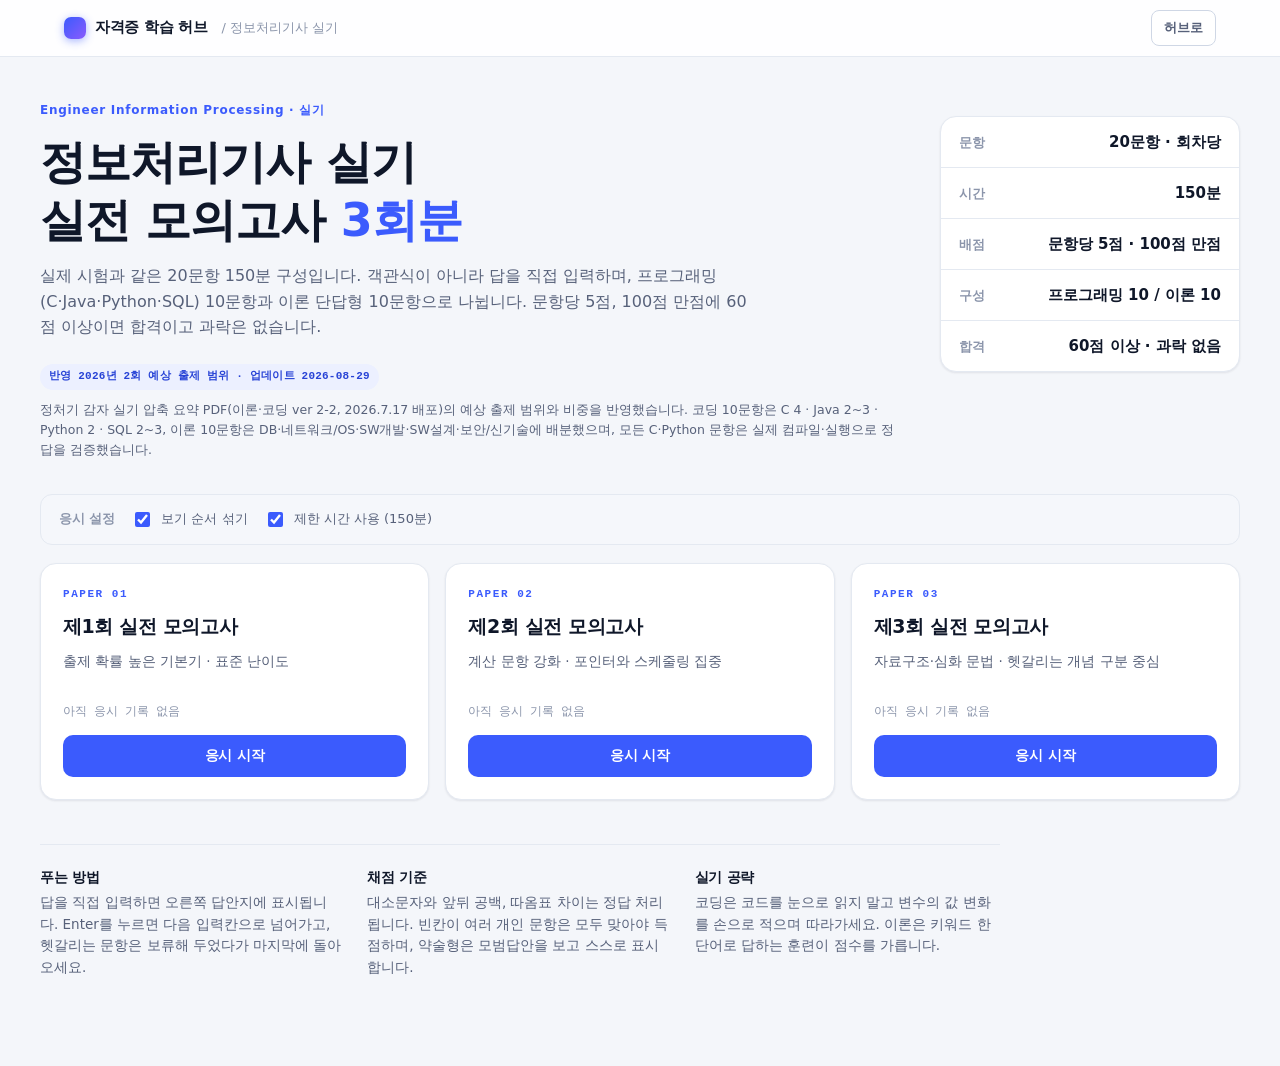
<file: sitpe/index.html>
<!DOCTYPE html>
<html lang="ko">
<head>
<meta charset="utf-8">
<meta name="viewport" content="width=device-width, initial-scale=1">
<title>정보처리기사 실기 실전 모의고사 · 자격증 학습 허브</title>
<meta name="description" content="정보처리기사 실기 실전 모의고사 3회분. 단답형·코드 실행 결과·약술형 20문항 150분, 답을 직접 입력하면 표기 흔들림까지 감안해 채점합니다.">
<link rel="stylesheet" href="../assets/design.css">
<link rel="stylesheet" href="../assets/exam.css">
</head>
<body>

<div id="app"></div>

<script src="../assets/study-hub.js"></script>
<script src="./data.js"></script>
<script>
window.EXAM_META = {
  id: 'sitpe',
  cert: '정보처리기사 실기',
  eyebrow: 'Engineer Information Processing · 실기',
  headline: '정보처리기사 실기<br>실전 모의고사 <em>3회분</em>',
  lede: '실제 시험과 같은 20문항 150분 구성입니다. 객관식이 아니라 답을 직접 입력하며, 프로그래밍(C·Java·Python·SQL) 10문항과 이론 단답형 10문항으로 나뉩니다. 문항당 5점, 100점 만점에 60점 이상이면 합격이고 과락은 없습니다.',
  minutes: 150,
  perQuestion: 5,
  passTotal: 60,
  subjects: [
    { name: '1부 · 프로그래밍 (C / Java / Python / SQL)', short: '1부 프로그래밍', count: 10, cut: null },
    { name: '2부 · 이론 단답형 (DB · 네트워크/OS · SW설계 · SW개발 · 보안/신기술)', short: '2부 이론', count: 10, cut: null }
  ],
  spec: [
    ['문항', '20문항 · 회차당'],
    ['시간', '150분'],
    ['배점', '문항당 5점 · 100점 만점'],
    ['구성', '프로그래밍 10 / 이론 10'],
    ['합격', '60점 이상 · 과락 없음']
  ],
  coverage: {
    basis: '2026년 2회 예상 출제 범위',
    updated: '2026-08-29',
    source: '정처기 감자 실기 압축 요약 PDF(이론·코딩 ver 2-2, 2026.7.17 배포)의 예상 출제 범위와 비중을 반영했습니다. 코딩 10문항은 C 4 · Java 2~3 · Python 2 · SQL 2~3, 이론 10문항은 DB·네트워크/OS·SW개발·SW설계·보안/신기술에 배분했으며, 모든 C·Python 문항은 실제 컴파일·실행으로 정답을 검증했습니다.'
  },
  tips: [
    { h: '푸는 방법', p: '답을 직접 입력하면 오른쪽 답안지에 표시됩니다. Enter를 누르면 다음 입력칸으로 넘어가고, 헷갈리는 문항은 보류해 두었다가 마지막에 돌아오세요.' },
    { h: '채점 기준', p: '대소문자와 앞뒤 공백, 따옴표 차이는 정답 처리됩니다. 빈칸이 여러 개인 문항은 모두 맞아야 득점하며, 약술형은 모범답안을 보고 스스로 표시합니다.' },
    { h: '실기 공략', p: '코딩은 코드를 눈으로 읽지 말고 변수의 값 변화를 손으로 적으며 따라가세요. 이론은 키워드 한 단어로 답하는 훈련이 점수를 가릅니다.' }
  ]
};
</script>
<script src="../assets/exam-engine.js"></script>
</body>
</html>
</file>
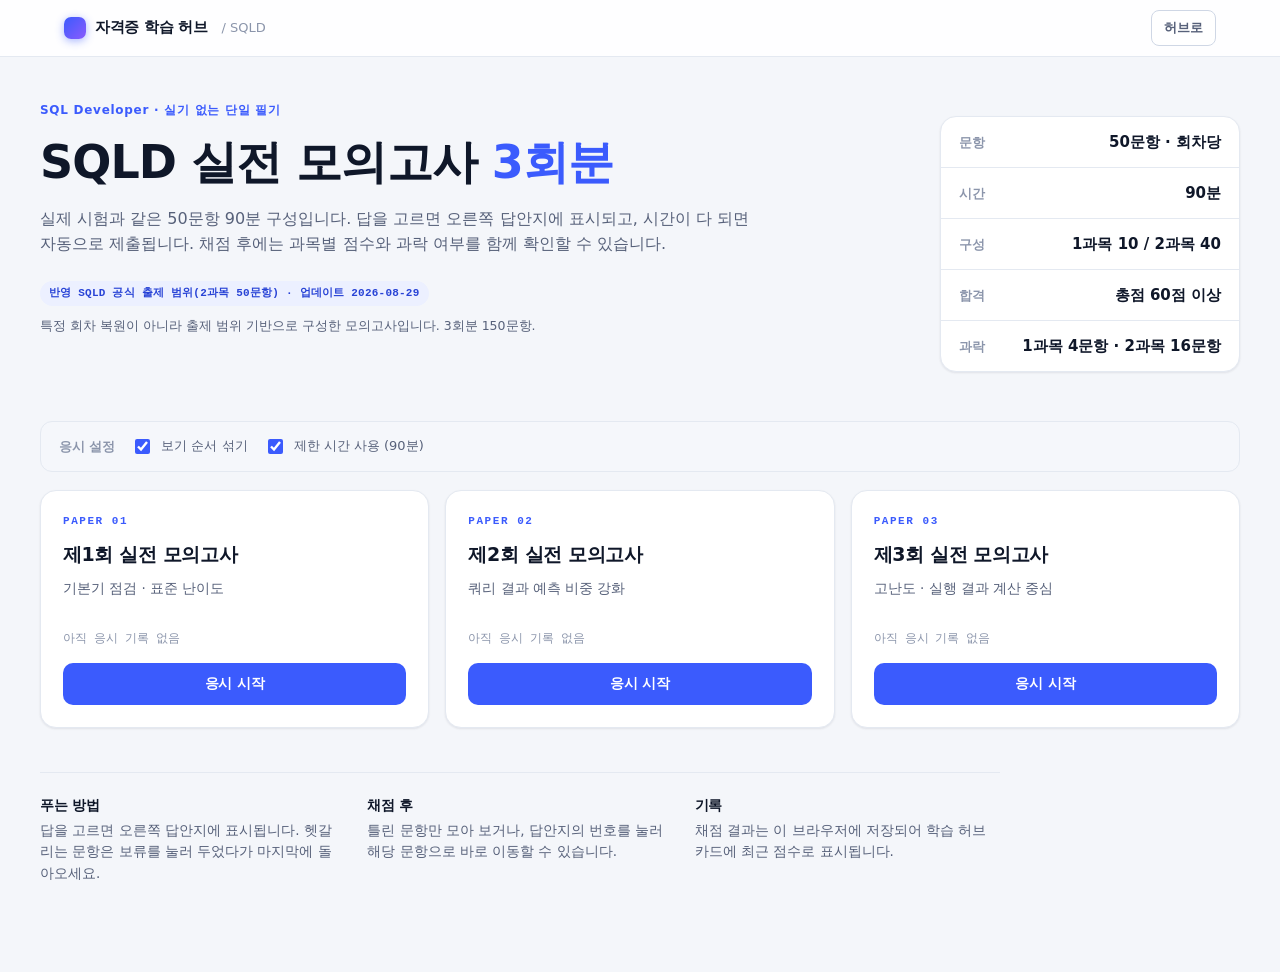
<file: sqld/index.html>
<!DOCTYPE html>
<html lang="ko">
<head>
<meta charset="utf-8">
<meta name="viewport" content="width=device-width, initial-scale=1">
<title>SQLD 실전 모의고사 · 자격증 학습 허브</title>
<meta name="description" content="SQLD 실전 모의고사 3회분. 50문항 90분, 실제 시험과 동일한 CBT 환경으로 응시하고 과목별 과락까지 채점합니다.">
<link rel="stylesheet" href="../assets/design.css">
<link rel="stylesheet" href="../assets/exam.css">
</head>
<body>

<div id="app"></div>

<script src="../assets/study-hub.js"></script>
<script src="./data.js"></script>
<script>
window.EXAM_META = {
  id: 'sqld',
  cert: 'SQLD',
  eyebrow: 'SQL Developer · 실기 없는 단일 필기',
  headline: 'SQLD 실전 모의고사 <em>3회분</em>',
  lede: '실제 시험과 같은 50문항 90분 구성입니다. 답을 고르면 오른쪽 답안지에 표시되고, 시간이 다 되면 자동으로 제출됩니다. 채점 후에는 과목별 점수와 과락 여부를 함께 확인할 수 있습니다.',
  minutes: 90,
  perQuestion: 2,
  passTotal: 60,
  subjects: [
    { name: '1과목 · 데이터 모델링의 이해', short: '1과목 모델링', count: 10, cut: 4 },
    { name: '2과목 · SQL 기본 및 활용', short: '2과목 SQL', count: 40, cut: 16 }
  ],
  spec: [
    ['문항', '50문항 · 회차당'],
    ['시간', '90분'],
    ['구성', '1과목 10 / 2과목 40'],
    ['합격', '총점 60점 이상'],
    ['과락', '1과목 4문항 · 2과목 16문항']
  ],
  coverage: {
    basis: 'SQLD 공식 출제 범위(2과목 50문항)',
    updated: '2026-08-29',
    source: '특정 회차 복원이 아니라 출제 범위 기반으로 구성한 모의고사입니다. 3회분 150문항.'
  },
  tips: [
    { h: '푸는 방법', p: '답을 고르면 오른쪽 답안지에 표시됩니다. 헷갈리는 문항은 보류를 눌러 두었다가 마지막에 돌아오세요.' },
    { h: '채점 후', p: '틀린 문항만 모아 보거나, 답안지의 번호를 눌러 해당 문항으로 바로 이동할 수 있습니다.' },
    { h: '기록', p: '채점 결과는 이 브라우저에 저장되어 학습 허브 카드에 최근 점수로 표시됩니다.' }
  ]
};
</script>
<script src="../assets/exam-engine.js"></script>
</body>
</html>
</file>
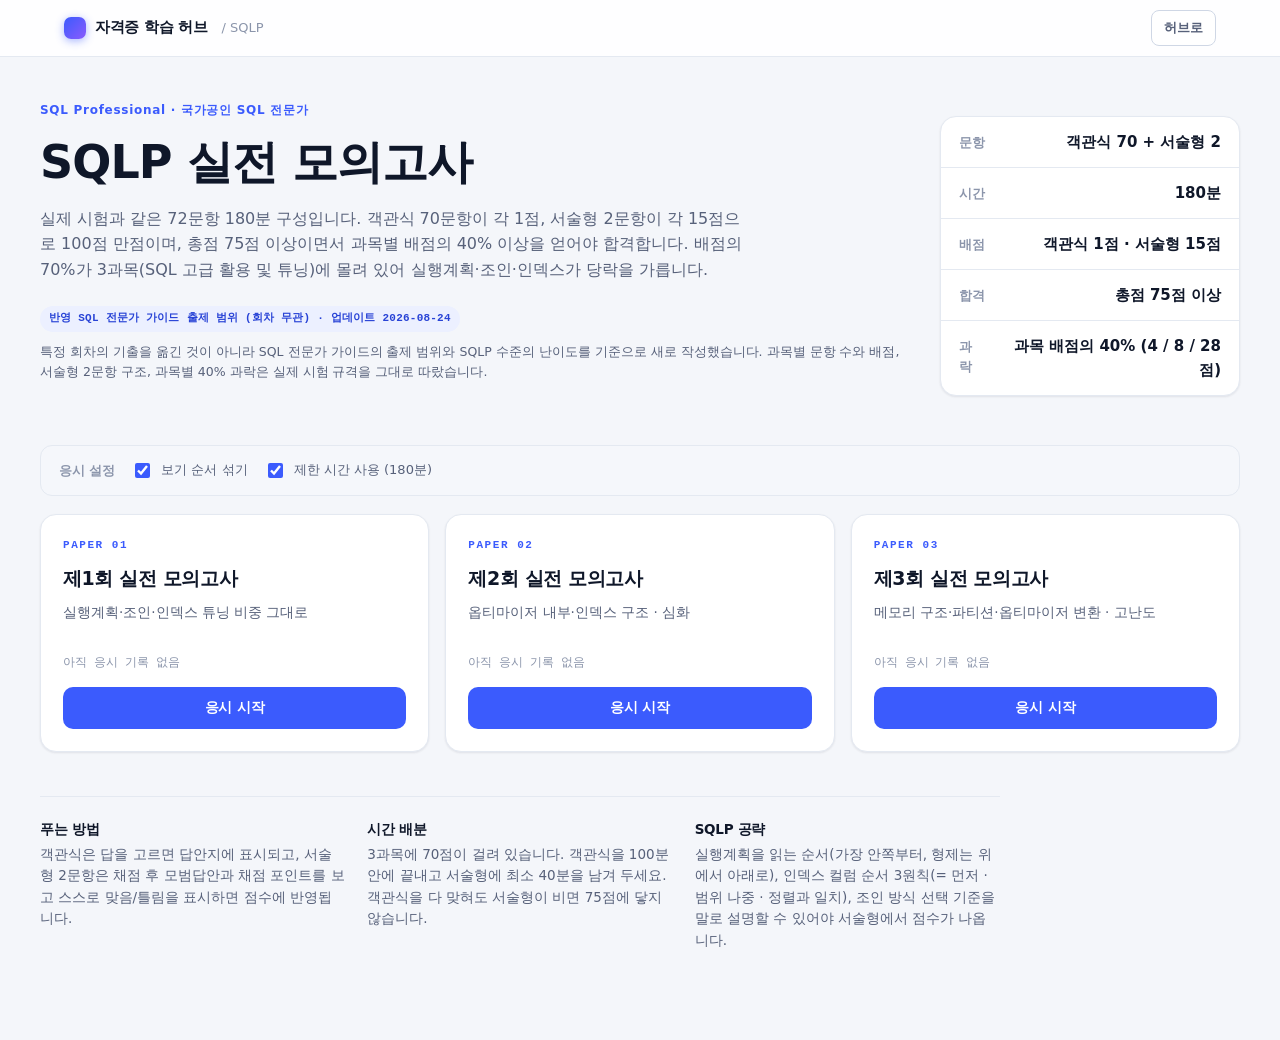
<file: sqlp/index.html>
<!DOCTYPE html>
<html lang="ko">
<head>
<meta charset="utf-8">
<meta name="viewport" content="width=device-width, initial-scale=1">
<title>SQLP 실전 모의고사 · 자격증 학습 허브</title>
<meta name="description" content="SQLP(SQL 전문가) 실전 모의고사. 객관식 70문항과 서술형 2문항, 180분 구성으로 실행계획·조인·인덱스 튜닝까지 실전과 같이 채점합니다.">
<link rel="stylesheet" href="../assets/design.css">
<link rel="stylesheet" href="../assets/exam.css">
</head>
<body>

<div id="app"></div>

<script src="../assets/study-hub.js"></script>
<script src="./data.js"></script>
<script>
window.EXAM_META = {
  id: 'sqlp',
  cert: 'SQLP',
  eyebrow: 'SQL Professional · 국가공인 SQL 전문가',
  headline: 'SQLP 실전 모의고사',
  lede: '실제 시험과 같은 72문항 180분 구성입니다. 객관식 70문항이 각 1점, 서술형 2문항이 각 15점으로 100점 만점이며, 총점 75점 이상이면서 과목별 배점의 40% 이상을 얻어야 합격합니다. 배점의 70%가 3과목(SQL 고급 활용 및 튜닝)에 몰려 있어 실행계획·조인·인덱스가 당락을 가릅니다.',
  minutes: 180,
  perQuestion: 1,
  passTotal: 75,
  showSubjectScore: true,
  subjects: [
    { name: '1과목 · 데이터 모델링의 이해 (10문항 · 10점)', short: '1과목 모델링', count: 10, cutScore: 4 },
    { name: '2과목 · SQL 기본 및 활용 (20문항 · 20점)', short: '2과목 SQL 기본', count: 20, cutScore: 8 },
    { name: '3과목 · SQL 고급 활용 및 튜닝 (객관식 40 + 서술형 2 · 70점)', short: '3과목 고급·튜닝', count: 42, cutScore: 28 }
  ],
  spec: [
    ['문항', '객관식 70 + 서술형 2'],
    ['시간', '180분'],
    ['배점', '객관식 1점 · 서술형 15점'],
    ['합격', '총점 75점 이상'],
    ['과락', '과목 배점의 40% (4 / 8 / 28점)']
  ],
  coverage: {
    basis: 'SQL 전문가 가이드 출제 범위 (회차 무관)',
    updated: '2026-08-24',
    source: '특정 회차의 기출을 옮긴 것이 아니라 SQL 전문가 가이드의 출제 범위와 SQLP 수준의 난이도를 기준으로 새로 작성했습니다. 과목별 문항 수와 배점, 서술형 2문항 구조, 과목별 40% 과락은 실제 시험 규격을 그대로 따랐습니다.'
  },
  tips: [
    { h: '푸는 방법', p: '객관식은 답을 고르면 답안지에 표시되고, 서술형 2문항은 채점 후 모범답안과 채점 포인트를 보고 스스로 맞음/틀림을 표시하면 점수에 반영됩니다.' },
    { h: '시간 배분', p: '3과목에 70점이 걸려 있습니다. 객관식을 100분 안에 끝내고 서술형에 최소 40분을 남겨 두세요. 객관식을 다 맞혀도 서술형이 비면 75점에 닿지 않습니다.' },
    { h: 'SQLP 공략', p: '실행계획을 읽는 순서(가장 안쪽부터, 형제는 위에서 아래로), 인덱스 컬럼 순서 3원칙(= 먼저 · 범위 나중 · 정렬과 일치), 조인 방식 선택 기준을 말로 설명할 수 있어야 서술형에서 점수가 나옵니다.' }
  ]
};
</script>
<script src="../assets/exam-engine.js"></script>
</body>
</html>
</file>
<file: assets/design.css>
/* =============================================================
   Study CBT — 디자인 시스템
   자격증 학습 허브 전 페이지가 공유하는 단 하나의 토큰/프리미티브 집합.
   실제 CBT 시험 환경의 구조 + 현대적인 톤.
   ============================================================= */

:root{
  color-scheme: light dark;

  /* ---- 색: 라이트 ---- */
  --bg:#F4F6FA;
  --bg-grid:#EDF1F7;
  --surface:#FFFFFF;
  --surface-2:#F5F7FB;
  --surface-3:#EDF1F7;
  --ink:#0F1729;
  --ink-2:#57617A;
  --ink-3:#8B95AB;
  --line:#E4E9F1;
  --line-2:#CFD7E5;

  --brand:#3B5BFD;
  --brand-ink:#2843D6;
  --brand-soft:#ECF0FF;
  --brand-line:#C3CFFF;

  --ok:#0F9D74;
  --ok-soft:#E7F7F1;
  --ok-line:#A8E2CE;

  --warn:#C2760B;
  --warn-soft:#FDF4E4;
  --warn-line:#F0D5A4;

  --bad:#DC2B44;
  --bad-soft:#FDECEF;
  --bad-line:#F6C0C9;

  --shadow-1:0 1px 2px rgba(15,23,41,.05), 0 1px 3px rgba(15,23,41,.04);
  --shadow-2:0 4px 14px rgba(15,23,41,.07), 0 1px 3px rgba(15,23,41,.04);
  --shadow-3:0 14px 40px rgba(15,23,41,.12);

  --r-sm:8px;
  --r:12px;
  --r-lg:16px;
  --r-xl:22px;

  --sans:"Pretendard Variable",Pretendard,-apple-system,BlinkMacSystemFont,system-ui,"Apple SD Gothic Neo","Malgun Gothic",sans-serif;
  --mono:ui-monospace,"SFMono-Regular","JetBrains Mono","D2Coding",Menlo,Consolas,monospace;

  --nav-h:56px;
}

@media (prefers-color-scheme: dark){
  :root:not([data-theme="light"]){
    --bg:#0B0E14;
    --bg-grid:#0F131B;
    --surface:#141924;
    --surface-2:#1A2130;
    --surface-3:#222B3C;
    --ink:#E8ECF5;
    --ink-2:#9BA6BC;
    --ink-3:#6C7893;
    --line:#232B3A;
    --line-2:#313B4E;

    --brand:#7B95FF;
    --brand-ink:#9DB0FF;
    --brand-soft:#1A2340;
    --brand-line:#33427A;

    --ok:#3ED8A6;
    --ok-soft:#0F2A22;
    --ok-line:#1E5546;

    --warn:#E9B15C;
    --warn-soft:#2B2113;
    --warn-line:#57411F;

    --bad:#FF7285;
    --bad-soft:#2C1419;
    --bad-line:#5C2733;

    --shadow-1:0 1px 2px rgba(0,0,0,.4);
    --shadow-2:0 4px 16px rgba(0,0,0,.45);
    --shadow-3:0 18px 44px rgba(0,0,0,.55);
  }
}

*{box-sizing:border-box}
html,body{margin:0;padding:0}
html{-webkit-text-size-adjust:100%}
body{
  background:var(--bg);
  color:var(--ink);
  font-family:var(--sans);
  font-size:15px;
  line-height:1.6;
  -webkit-font-smoothing:antialiased;
  text-rendering:optimizeLegibility;
}
button,input,select,textarea{font-family:inherit;font-size:inherit;color:inherit}
button{cursor:pointer}
a{color:inherit;text-decoration:none}
h1,h2,h3,h4{line-height:1.25;letter-spacing:-.02em;margin:0}
p{margin:0}
:focus-visible{outline:2px solid var(--brand);outline-offset:2px;border-radius:4px}

.wrap{max-width:1200px;margin:0 auto;padding:0 24px}
.wrap-narrow{max-width:880px;margin:0 auto;padding:0 24px}

/* ---------- 타이포 프리미티브 ---------- */
.eyebrow{
  font-family:var(--sans);font-size:12px;font-weight:700;
  letter-spacing:.06em;color:var(--brand);margin:0 0 14px;
}
.lede{color:var(--ink-2);font-size:16px;max-width:70ch}
.muted{color:var(--ink-2)}
.mono{font-family:var(--mono);font-variant-numeric:tabular-nums}

/* ---------- 버튼 ---------- */
.btn{
  --btn-bg:var(--brand); --btn-fg:#fff; --btn-line:transparent;
  display:inline-flex;align-items:center;justify-content:center;gap:7px;
  background:var(--btn-bg);color:var(--btn-fg);border:1px solid var(--btn-line);
  border-radius:10px;padding:11px 18px;font-size:14px;font-weight:650;
  letter-spacing:-.01em;transition:transform .12s ease, filter .15s ease, background .15s ease;
  white-space:nowrap;
}
.btn:hover{filter:brightness(1.06)}
.btn:active{transform:translateY(1px)}
.btn:disabled{opacity:.5;cursor:not-allowed;transform:none;filter:none}
.btn.ghost{--btn-bg:transparent;--btn-fg:var(--brand);--btn-line:var(--brand-line)}
.btn.ghost:hover{background:var(--brand-soft);filter:none}
.btn.quiet{--btn-bg:var(--surface);--btn-fg:var(--ink-2);--btn-line:var(--line-2)}
.btn.quiet:hover{background:var(--surface-2);color:var(--ink);filter:none}
.btn.sm{padding:7px 12px;font-size:13px;border-radius:8px}
.btn.block{width:100%}

/* ---------- 배지 / 칩 ---------- */
.badge{
  display:inline-flex;align-items:center;gap:5px;
  font-family:var(--mono);font-size:11px;font-weight:600;letter-spacing:.02em;
  padding:4px 9px;border-radius:999px;
  background:var(--surface-3);color:var(--ink-2);
}
.badge.brand{background:var(--brand-soft);color:var(--brand-ink);}
.badge.ok{background:var(--ok-soft);color:var(--ok)}
.badge.warn{background:var(--warn-soft);color:var(--warn)}
.badge.bad{background:var(--bad-soft);color:var(--bad)}

/* ---------- 카드 ---------- */
.card{
  background:var(--surface);border:1px solid var(--line);
  border-radius:var(--r-lg);box-shadow:var(--shadow-1);
}

/* ---------- 상단 내비게이션 ---------- */
.topnav{
  position:sticky;top:0;z-index:60;
  background:color-mix(in srgb, var(--surface) 88%, transparent);
  backdrop-filter:saturate(180%) blur(14px);
  border-bottom:1px solid var(--line);
}
.topnav .wrap{display:flex;align-items:center;gap:14px;height:var(--nav-h)}
.brandmark{display:flex;align-items:center;gap:9px;font-weight:750;font-size:14.5px;letter-spacing:-.02em}
.brandmark .dot{
  width:22px;height:22px;border-radius:7px;flex:none;
  background:linear-gradient(135deg,var(--brand),#8A5BFD);
  box-shadow:0 2px 8px color-mix(in srgb, var(--brand) 45%, transparent);
}
.topnav .crumb{color:var(--ink-3);font-size:13px}
.topnav .spacer{flex:1}

/* ---------- 진행 막대 ---------- */
.track{display:block;height:7px;background:var(--surface-3);border-radius:999px;overflow:hidden}
.track i{display:block;height:100%;width:0;background:var(--brand);border-radius:999px;transition:width .45s cubic-bezier(.22,.8,.24,1)}
.track i.ok{background:var(--ok)}
.track i.warn{background:var(--warn)}
.track i.bad{background:var(--bad)}

/* ---------- 폼 ---------- */
.field{
  background:var(--surface);border:1px solid var(--line-2);border-radius:10px;
  padding:9px 12px;font-size:14px;transition:border-color .15s, box-shadow .15s;
}
.field:focus{outline:none;border-color:var(--brand);box-shadow:0 0 0 3px color-mix(in srgb, var(--brand) 18%, transparent)}
.switch{display:inline-flex;align-items:center;gap:8px;font-size:13px;color:var(--ink-2);cursor:pointer;user-select:none}
.switch input{accent-color:var(--brand);width:15px;height:15px;cursor:pointer}

/* ---------- 코드 블록 ---------- */
pre.code{
  font-family:var(--mono);font-size:13px;line-height:1.6;
  background:var(--surface-2);border:1px solid var(--line);
  border-left:3px solid var(--brand);
  border-radius:var(--r-sm);padding:13px 15px;margin:12px 0 4px;
  overflow-x:auto;white-space:pre;tab-size:2;
}

/* ---------- 스크롤바 ---------- */
*::-webkit-scrollbar{width:10px;height:10px}
*::-webkit-scrollbar-thumb{background:var(--line-2);border-radius:99px;border:3px solid transparent;background-clip:content-box}
*::-webkit-scrollbar-thumb:hover{background:var(--ink-3);background-clip:content-box}

/* ---------- 유틸 ---------- */
.hidden{display:none !important}
.sr-only{position:absolute;width:1px;height:1px;padding:0;margin:-1px;overflow:hidden;clip:rect(0,0,0,0);white-space:nowrap;border:0}

@media (max-width:720px){
  .wrap,.wrap-narrow{padding:0 16px}
  body{font-size:14.5px}
}

@media (prefers-reduced-motion: reduce){
  *{animation-duration:.01ms !important;transition-duration:.01ms !important}
}
</file>
<file: assets/exam.css>
/* =============================================================
   Study CBT — 시험 화면 (표지 / 응시 / 채점 결과)
   design.css 의 토큰 위에서만 동작합니다.
   ============================================================= */

/* ---------------- 표지 ---------------- */
#cover{padding:44px 0 88px}

.hero{display:grid;grid-template-columns:minmax(0,1fr) 300px;gap:40px;align-items:start;margin-bottom:34px}
.hero h1{font-size:clamp(30px,4.4vw,46px);font-weight:800;margin:0 0 14px}
.hero h1 em{font-style:normal;color:var(--brand)}
.hero .lede{margin-bottom:22px}

.spec{
  background:var(--surface);border:1px solid var(--line);border-radius:var(--r-lg);
  box-shadow:var(--shadow-1);overflow:hidden;
}
.spec .row{display:flex;justify-content:space-between;align-items:baseline;gap:16px;padding:13px 18px;border-bottom:1px solid var(--line)}
.spec .row:last-child{border-bottom:0}
.spec dt{font-size:12.5px;font-weight:600;color:var(--ink-3);margin:0}
.spec dd{margin:0;font-size:15px;font-weight:700;text-align:right}

.papers{display:grid;grid-template-columns:repeat(auto-fit,minmax(276px,1fr));gap:16px}
.paper{
  background:var(--surface);border:1px solid var(--line);border-radius:var(--r-lg);
  padding:22px;display:flex;flex-direction:column;gap:12px;box-shadow:var(--shadow-1);
  transition:transform .18s cubic-bezier(.22,.8,.24,1), box-shadow .18s, border-color .18s;
}
.paper:hover{transform:translateY(-3px);box-shadow:var(--shadow-2);border-color:var(--line-2)}
.paper .no{font-family:var(--mono);font-size:11px;letter-spacing:.14em;color:var(--brand);font-weight:600}
.paper h3{font-size:19px;margin:0}
.paper p{font-size:13.5px;color:var(--ink-2);min-height:40px}
.paper .last{font-family:var(--mono);font-size:11.5px;color:var(--ink-3);display:flex;align-items:center;gap:6px}
.paper .last b{color:var(--ink-2);font-weight:600}
.paper .btn{margin-top:2px}

.opts-bar{display:flex;flex-wrap:wrap;gap:16px;align-items:center;margin:26px 0 18px;padding:14px 18px;background:var(--surface-2);border:1px solid var(--line);border-radius:var(--r)}
.opts-bar .label{font-size:12.5px;font-weight:600;color:var(--ink-3)}

.tips{margin-top:44px;padding-top:24px;border-top:1px solid var(--line);display:grid;grid-template-columns:repeat(auto-fit,minmax(260px,1fr));gap:22px;max-width:960px}
.tips section h4{font-size:13.5px;margin:0 0 6px}
.tips section p{font-size:13.5px;color:var(--ink-2)}

/* ---------------- 응시 화면 ---------------- */
#exam{display:none}

.exambar{
  position:sticky;top:0;z-index:50;
  background:color-mix(in srgb, var(--surface) 90%, transparent);
  backdrop-filter:saturate(180%) blur(14px);
  border-bottom:1px solid var(--line);
}
.exambar .wrap{display:flex;align-items:center;gap:14px;height:60px}
.exambar .title{font-weight:750;font-size:14.5px;white-space:nowrap;letter-spacing:-.02em}
.exambar .sep{width:1px;height:22px;background:var(--line);flex:none}
.timer{
  font-family:var(--mono);font-variant-numeric:tabular-nums;
  font-size:19px;font-weight:600;letter-spacing:.02em;
  padding:4px 12px;border-radius:9px;background:var(--surface-2);border:1px solid var(--line);
  flex:none;
}
.timer.warn{color:var(--bad);border-color:var(--bad-line);background:var(--bad-soft)}
.exambar .track{flex:1;min-width:60px}
.exambar .count{font-family:var(--mono);font-size:12.5px;color:var(--ink-2);white-space:nowrap;font-variant-numeric:tabular-nums}

.layout{display:grid;grid-template-columns:minmax(0,1fr) 264px;gap:28px;padding:26px 0 100px;align-items:start}

.sec-head{display:flex;align-items:center;gap:12px;margin:32px 0 14px}
.sec-head:first-child{margin-top:0}
.sec-head h2{font-size:15px;font-weight:750}
.sec-head span{font-family:var(--mono);font-size:11.5px;color:var(--ink-3);flex:none}
.sec-head .line{flex:1;height:1px;background:var(--line)}

/* 문항 카드 */
.q{
  background:var(--surface);border:1px solid var(--line);border-radius:var(--r-lg);
  padding:20px 22px;margin-bottom:12px;scroll-margin-top:80px;box-shadow:var(--shadow-1);
  transition:border-color .15s, box-shadow .15s;
}
.q-head{display:flex;gap:11px;align-items:flex-start;margin-bottom:12px}
.q-no{
  font-family:var(--mono);font-size:12px;font-weight:700;
  color:var(--brand-ink);background:var(--brand-soft);border:1px solid var(--brand-line);
  border-radius:7px;padding:3px 9px;flex:none;
}
.q-text{font-weight:600;font-size:15.5px;margin:1px 0 0;flex:1;letter-spacing:-.01em}
.q-pts{font-family:var(--mono);font-size:11px;color:var(--ink-3);flex:none;padding-top:4px}
.flag{
  font-family:var(--mono);font-size:11.5px;color:var(--ink-3);
  background:var(--surface);border:1px solid var(--line-2);border-radius:7px;
  padding:3px 9px;flex:none;transition:all .13s;
}
.flag:hover{border-color:var(--warn-line);color:var(--warn)}
.flag.on{background:var(--warn-soft);border-color:var(--warn-line);color:var(--warn)}
.q.marked{border-color:var(--warn-line);box-shadow:0 0 0 3px var(--warn-soft)}

/* 객관식 보기 */
.opts{list-style:none;margin:12px 0 0;padding:0;display:flex;flex-direction:column;gap:6px}
.opts label{
  display:flex;gap:11px;align-items:flex-start;
  padding:11px 13px;border:1px solid var(--line);border-radius:10px;
  cursor:pointer;font-size:14.5px;transition:background .12s, border-color .12s;
}
.opts label:hover{background:var(--surface-2);border-color:var(--line-2)}
.opts input{position:absolute;opacity:0;width:0;height:0}
.opts .mk{
  font-family:var(--mono);font-size:12px;font-weight:600;color:var(--ink-3);
  flex:none;width:22px;height:22px;border-radius:7px;border:1px solid var(--line-2);
  display:flex;align-items:center;justify-content:center;transition:all .13s;
}
.opts label:has(input:checked){background:var(--brand-soft);border-color:var(--brand-line)}
.opts label:has(input:checked) .mk{background:var(--brand);border-color:var(--brand);color:#fff}
.opts label:has(input:focus-visible){outline:2px solid var(--brand);outline-offset:2px}
.opts .txt{flex:1;padding-top:1px}

/* 단답형 입력 */
.blanks{display:flex;flex-direction:column;gap:9px;margin-top:13px}
.blank{display:flex;align-items:center;gap:10px;flex-wrap:wrap}
.blank .lbl{
  font-family:var(--mono);font-size:11.5px;color:var(--ink-3);
  min-width:64px;flex:none;
}
.blank input{
  flex:1;min-width:180px;font-family:var(--mono);font-size:14px;
  background:var(--surface);border:1px solid var(--line-2);border-radius:10px;padding:10px 13px;
  transition:border-color .15s, box-shadow .15s;
}
.blank input:focus{outline:none;border-color:var(--brand);box-shadow:0 0 0 3px color-mix(in srgb, var(--brand) 18%, transparent)}
.blank input:disabled{background:var(--surface-2);color:var(--ink-2)}
.blank.ok input{border-color:var(--ok-line);background:var(--ok-soft)}
.blank.no input{border-color:var(--bad-line);background:var(--bad-soft)}
.q .hint{font-size:12.5px;color:var(--ink-3);margin-top:9px}

/* 약술형 */
.desc-input{
  width:100%;min-height:96px;resize:vertical;margin-top:13px;
  background:var(--surface);border:1px solid var(--line-2);border-radius:10px;padding:12px 14px;
  font-size:14.5px;line-height:1.65;
}
.desc-input:focus{outline:none;border-color:var(--brand);box-shadow:0 0 0 3px color-mix(in srgb, var(--brand) 18%, transparent)}
.selfgrade{display:flex;align-items:center;gap:8px;flex-wrap:wrap;margin-top:12px;font-size:13px;color:var(--ink-2)}
.selfgrade .btn.sm[aria-pressed="true"]{background:var(--brand);color:#fff;border-color:var(--brand)}

/* 채점 후 */
.q.ok{border-color:var(--ok-line)}
.q.no{border-color:var(--bad-line)}
.q.skip{border-color:var(--warn-line)}
.opts li.correct label{background:var(--ok-soft);border-color:var(--ok-line);font-weight:650}
.opts li.correct .mk{background:var(--ok);border-color:var(--ok);color:#fff}
.opts li.chosen-wrong label{background:var(--bad-soft);border-color:var(--bad-line)}
.opts li.chosen-wrong .mk{background:var(--bad);border-color:var(--bad);color:#fff}

.expl{
  display:none;margin-top:14px;padding:13px 15px;border-radius:10px;
  background:var(--surface-2);border:1px solid var(--line);font-size:13.5px;color:var(--ink-2);line-height:1.7;
}
.expl .verdict{
  display:inline-flex;align-items:center;gap:6px;font-family:var(--mono);font-size:11px;
  font-weight:700;letter-spacing:.08em;text-transform:uppercase;margin-bottom:7px;
  padding:3px 8px;border-radius:999px;
}
.expl .verdict.ok{background:var(--ok-soft);color:var(--ok)}
.expl .verdict.no{background:var(--bad-soft);color:var(--bad)}
.expl .verdict.skip{background:var(--warn-soft);color:var(--warn)}
.expl .answer{display:block;color:var(--ink);font-weight:650;margin-bottom:6px}
.expl .answer code{font-family:var(--mono);background:var(--surface-3);padding:1px 6px;border-radius:5px}

/* ---------------- 답안지(OMR) ---------------- */
.omr{
  position:sticky;top:76px;background:var(--surface);border:1px solid var(--line);
  border-radius:var(--r-lg);padding:16px;box-shadow:var(--shadow-1);
}
.omr h4{font-size:12.5px;font-weight:700;color:var(--ink-2);margin:0 0 3px}
.omr .hint{font-size:11.5px;color:var(--ink-3);margin:0 0 12px}
.omr .sub-lbl{font-size:11.5px;font-weight:600;color:var(--ink-3);margin:12px 0 5px}
.omr .sub-lbl:first-of-type{margin-top:0}
.grid{display:grid;grid-template-columns:repeat(6,1fr);gap:4px}
.grid b{
  font-family:var(--mono);font-size:11px;font-weight:600;text-align:center;
  padding:6px 0;border:1px solid var(--line);border-radius:7px;
  background:var(--surface);color:var(--ink-3);cursor:pointer;transition:all .12s;
}
.grid b:hover{border-color:var(--brand);color:var(--brand)}
.grid b.done{background:var(--brand);border-color:var(--brand);color:#fff}
.grid b.flagged{background:var(--warn-soft);border-color:var(--warn-line);color:var(--warn)}
.grid b.r-ok{background:var(--ok-soft);border-color:var(--ok-line);color:var(--ok)}
.grid b.r-no{background:var(--bad-soft);border-color:var(--bad-line);color:var(--bad)}
.omr .note{font-size:11.5px;color:var(--warn);margin:11px 0 0;line-height:1.5}
.omr .btn{margin-top:12px}

/* ---------------- 결과 ---------------- */
#result{display:none;padding:40px 0 60px}
.score{
  background:var(--surface);border:1px solid var(--line);border-radius:var(--r-xl);
  padding:32px;box-shadow:var(--shadow-2);margin-bottom:16px;
}
.verdict-big{font-size:clamp(28px,4.6vw,42px);font-weight:800;letter-spacing:-.03em;margin:0 0 6px}
.verdict-big.pass{color:var(--ok)}
.verdict-big.fail{color:var(--bad)}
.verdict-sub{color:var(--ink-2);font-size:14.5px;margin:0 0 26px;max-width:70ch}
.bars{display:grid;gap:13px}
.bar-row{display:grid;grid-template-columns:170px minmax(0,1fr) 108px;gap:14px;align-items:center;font-size:13.5px}
.bar-row .lbl{font-weight:650}
.bar-track{position:relative;height:26px;background:var(--surface-2);border:1px solid var(--line);border-radius:9px;overflow:hidden}
.bar-fill{display:block;height:100%;background:var(--ok);transition:width .7s cubic-bezier(.22,.8,.24,1)}
.bar-fill.low{background:var(--bad)}
.cut{position:absolute;top:0;bottom:0;width:2px;background:var(--ink);opacity:.42}
.bar-val{font-family:var(--mono);font-size:12.5px;text-align:right;color:var(--ink-2);font-variant-numeric:tabular-nums}
.res-actions{display:flex;gap:9px;flex-wrap:wrap;margin-top:28px}

@media (max-width:1000px){
  .hero{grid-template-columns:1fr;gap:26px}
  .layout{grid-template-columns:1fr}
  .omr{position:static}
  .grid{grid-template-columns:repeat(10,1fr)}
}
@media (max-width:720px){
  .exambar .wrap{height:auto;flex-wrap:wrap;padding-top:10px;padding-bottom:10px;gap:10px}
  .exambar .title{width:100%}
  .bar-row{grid-template-columns:1fr;gap:5px}
  .bar-val{text-align:left}
  .grid{grid-template-columns:repeat(8,1fr)}
  .q{padding:17px 16px}
}
</file>
